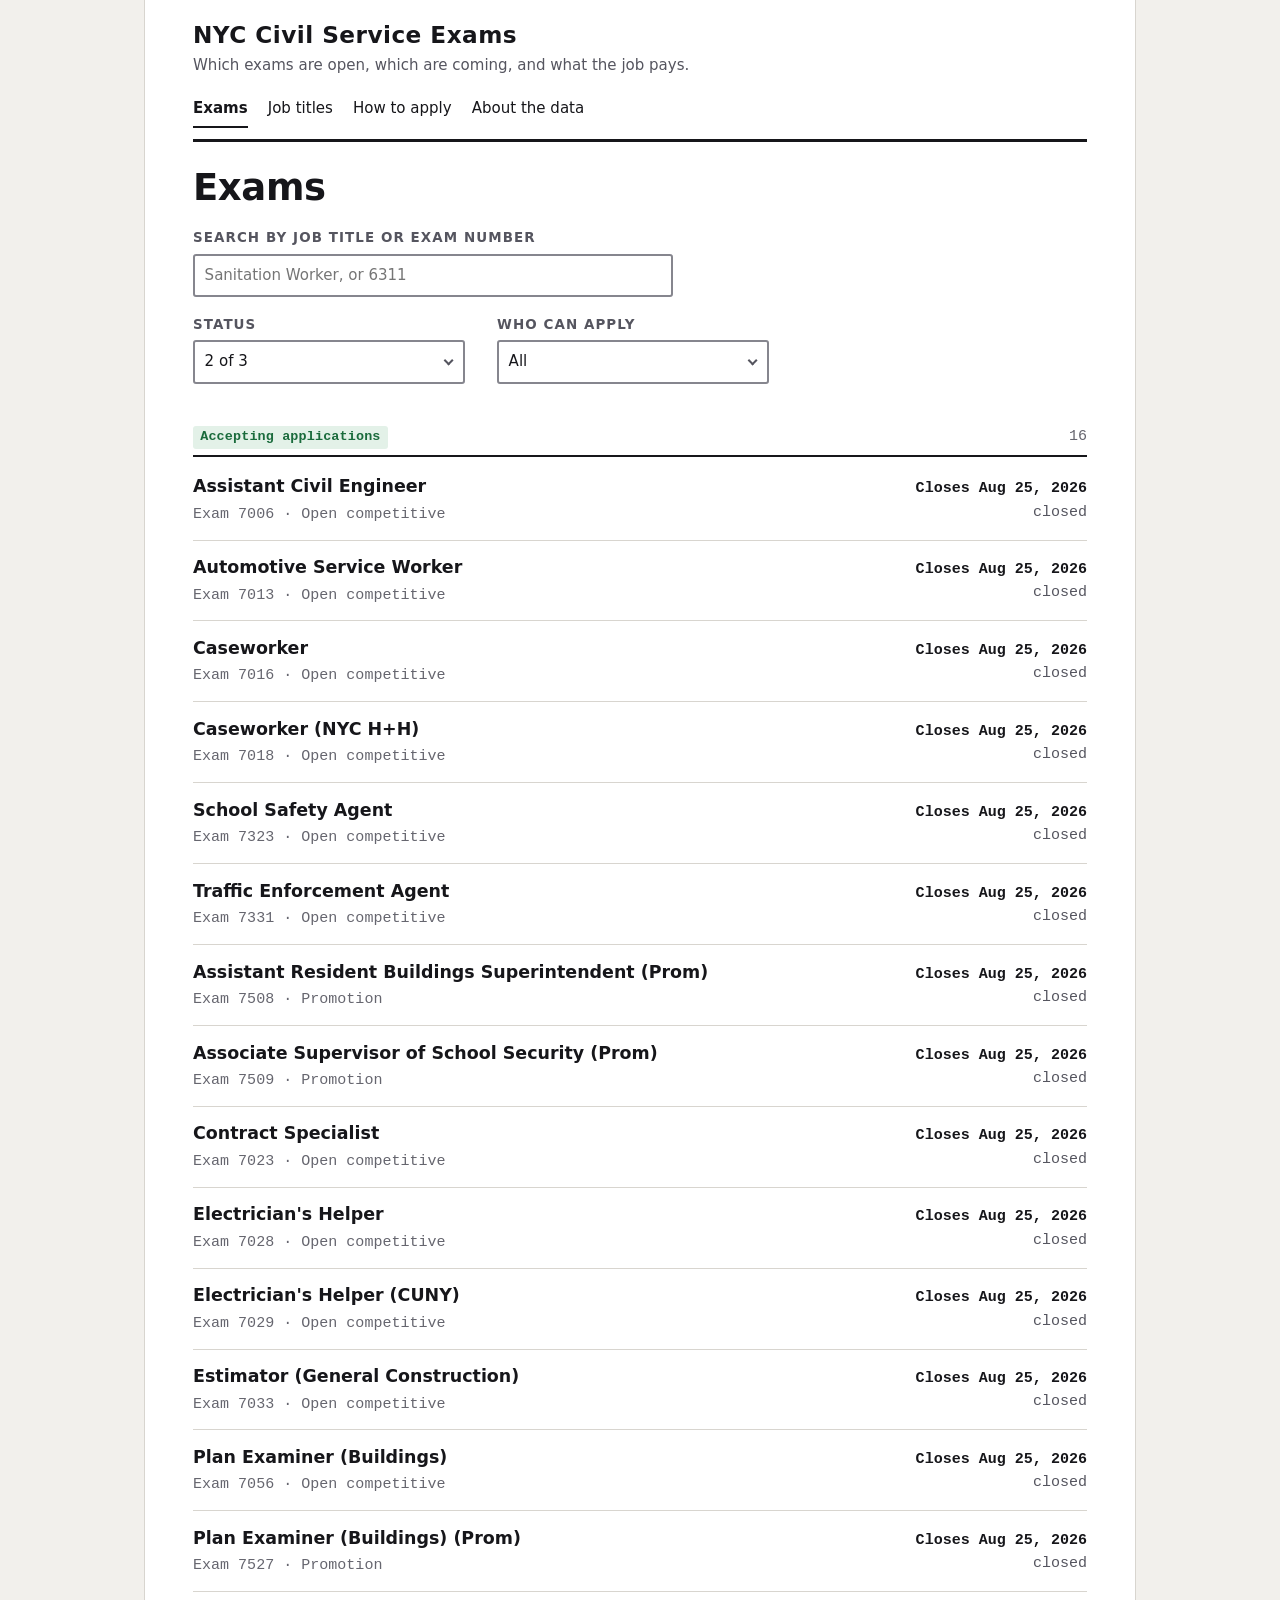
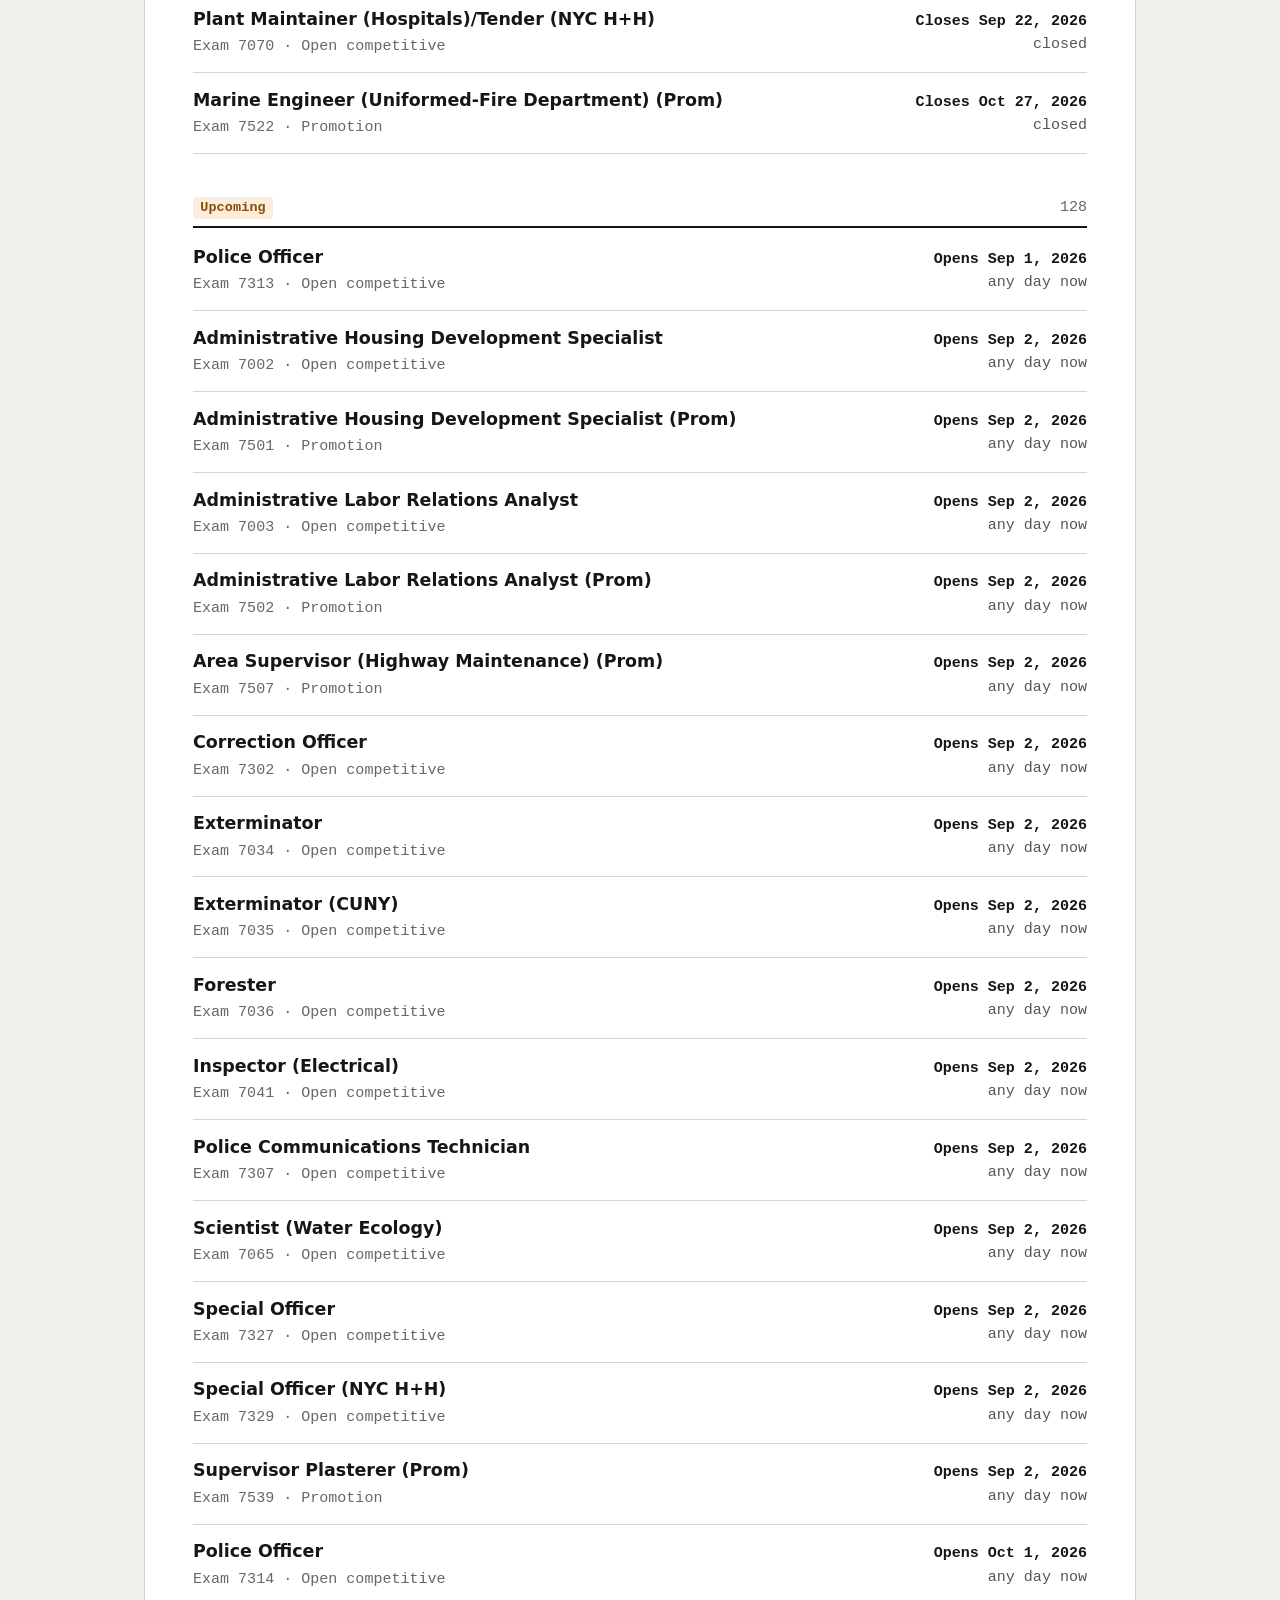
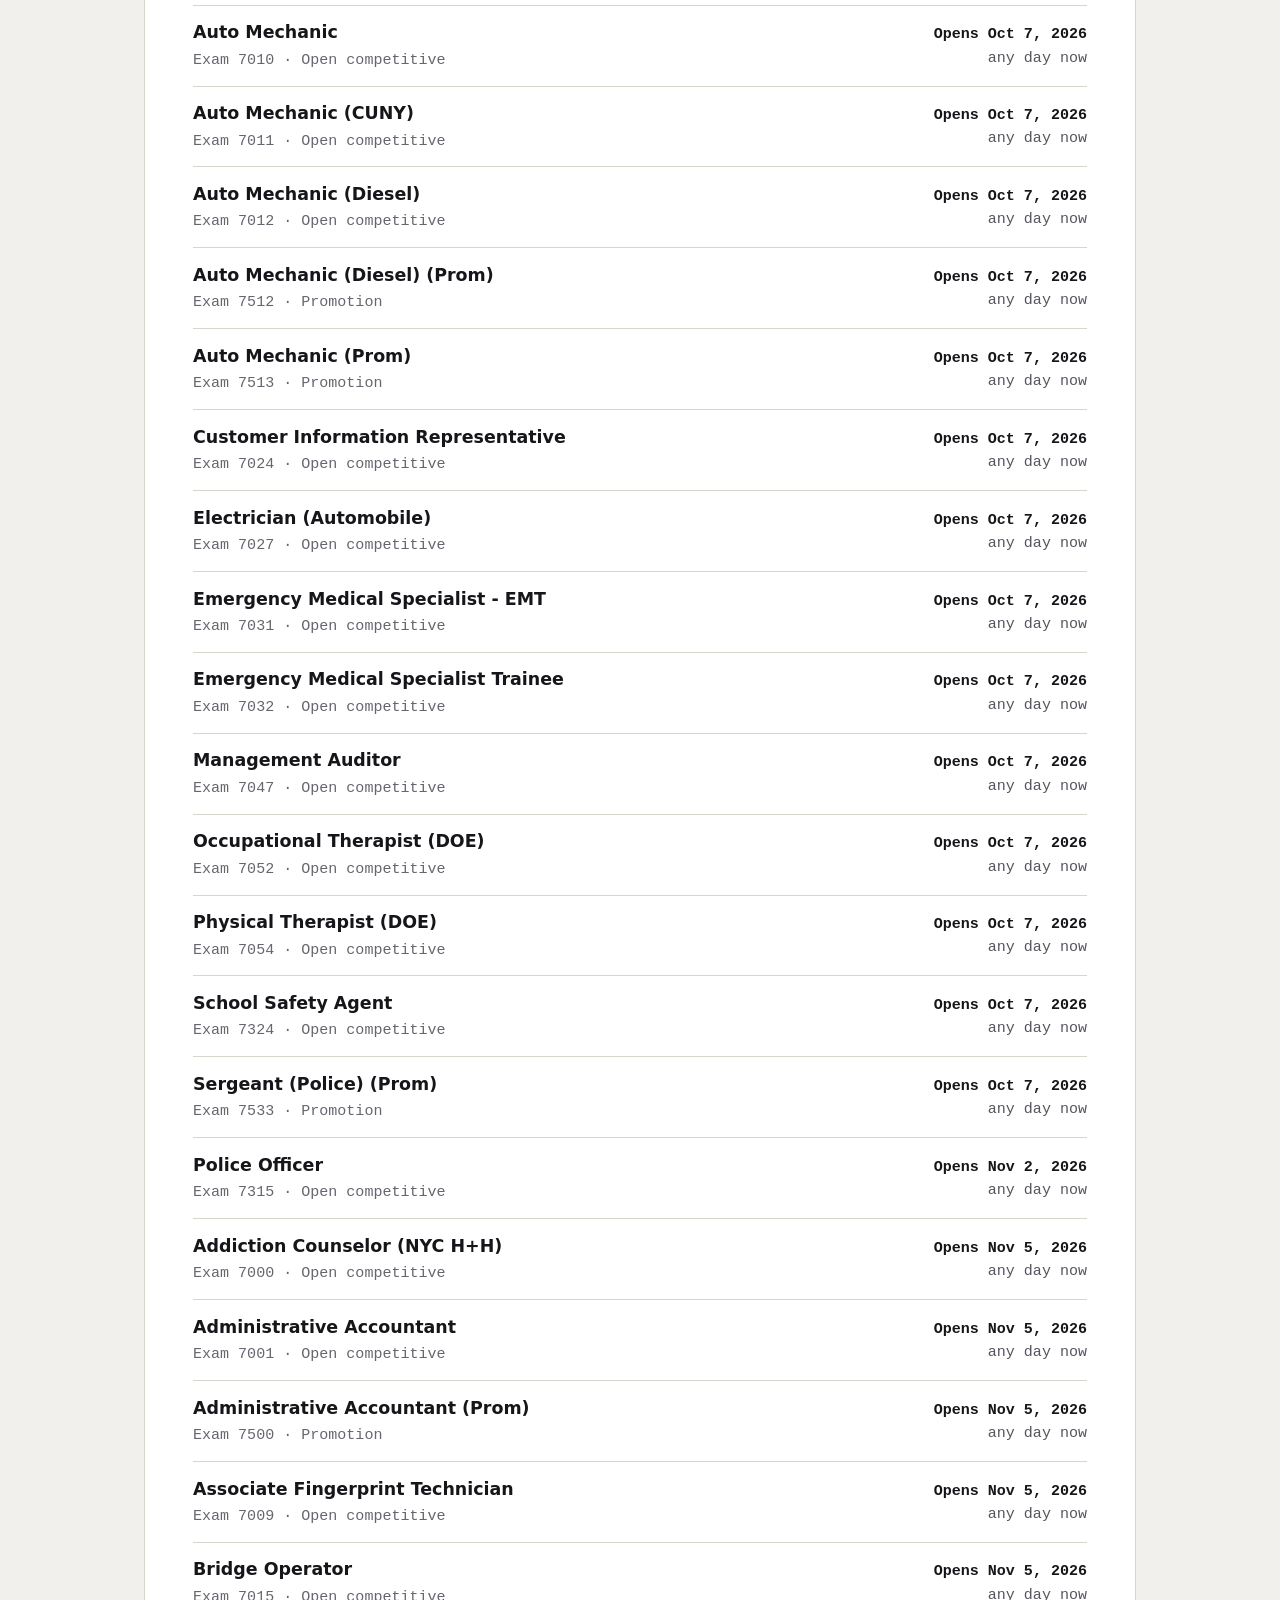
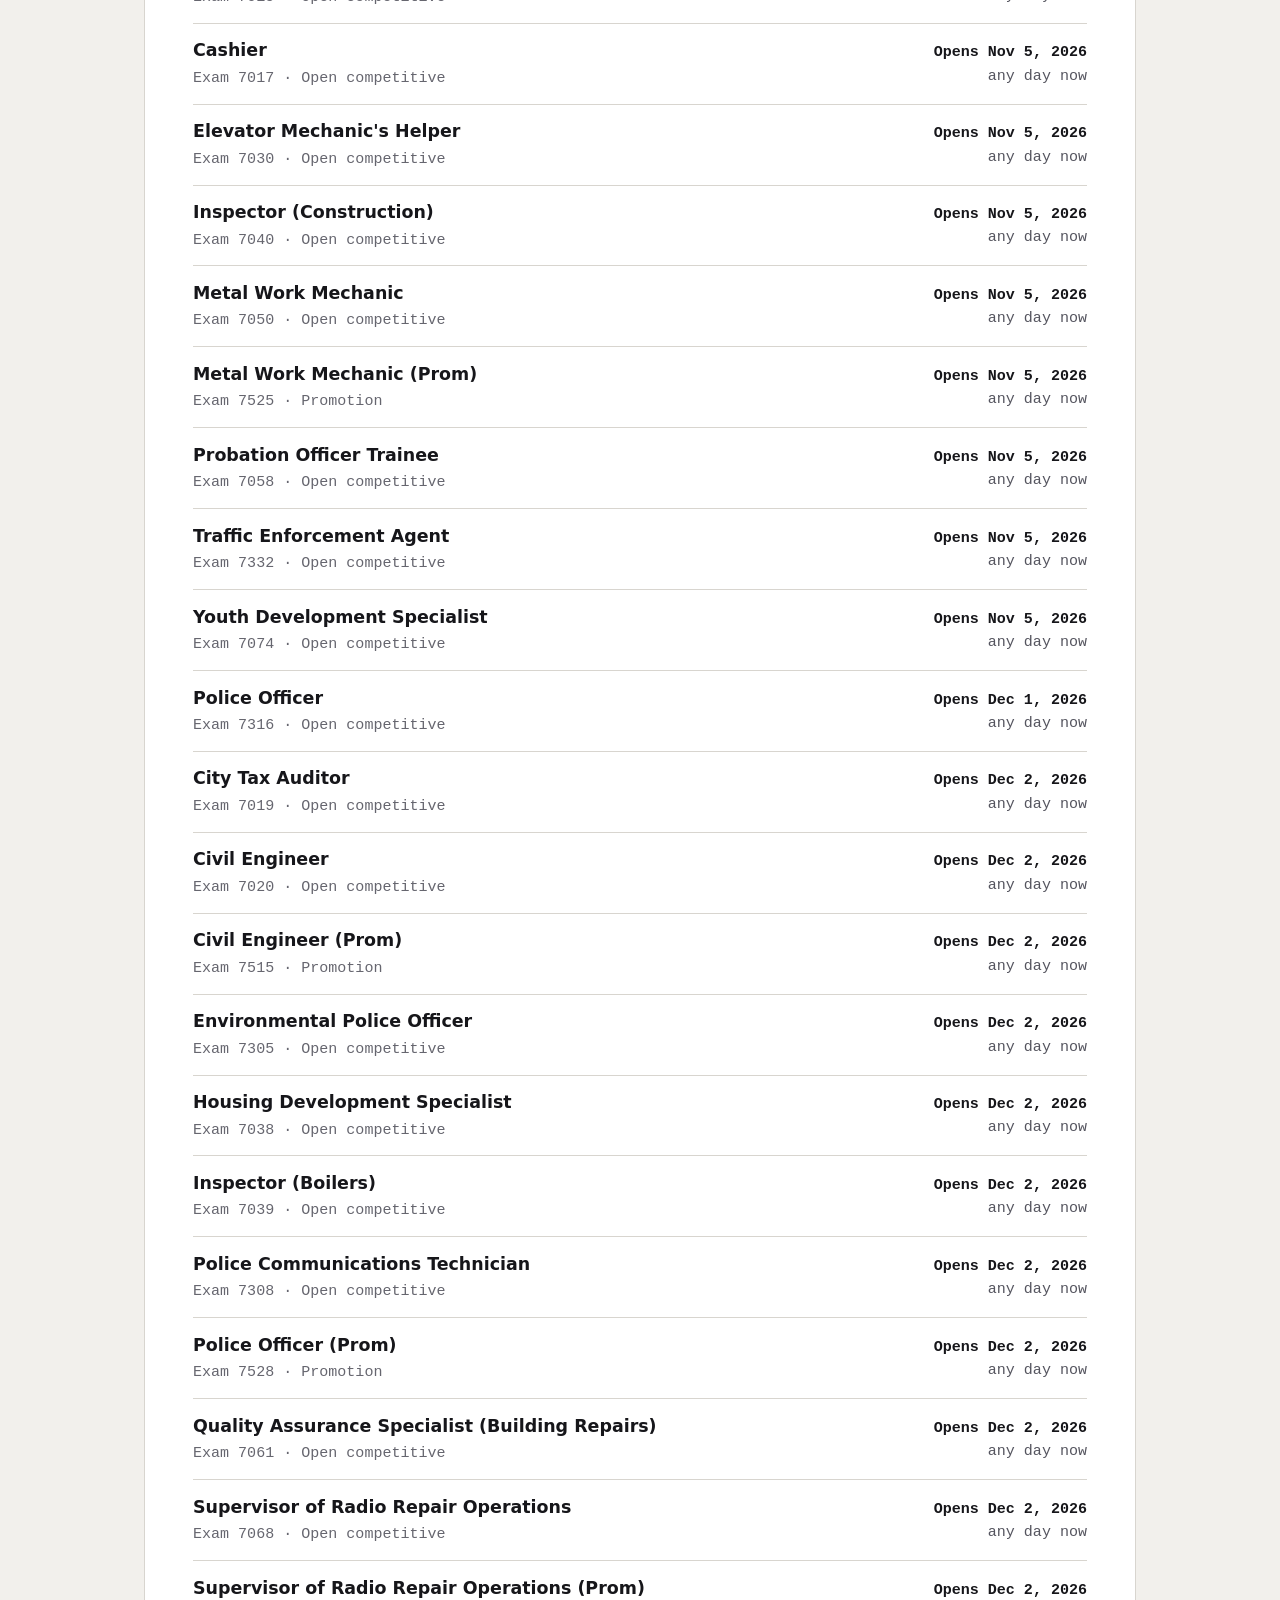
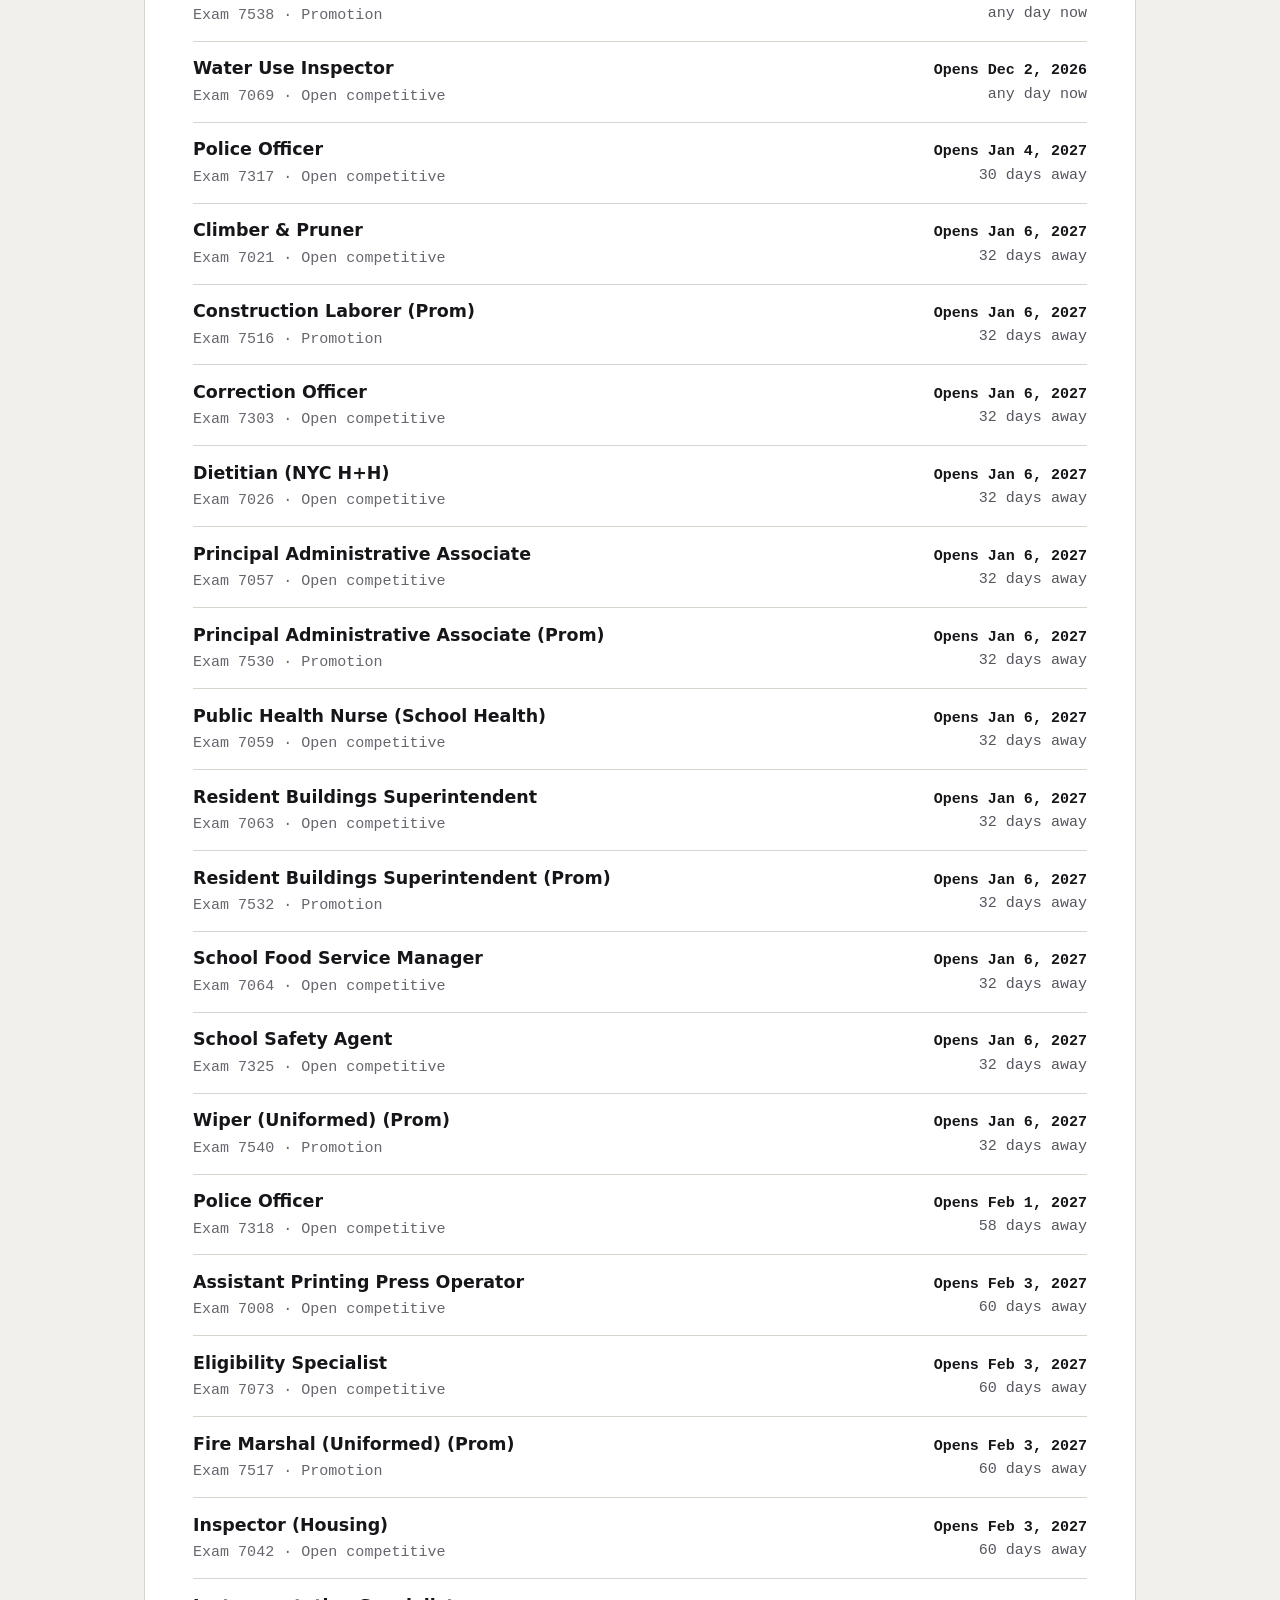
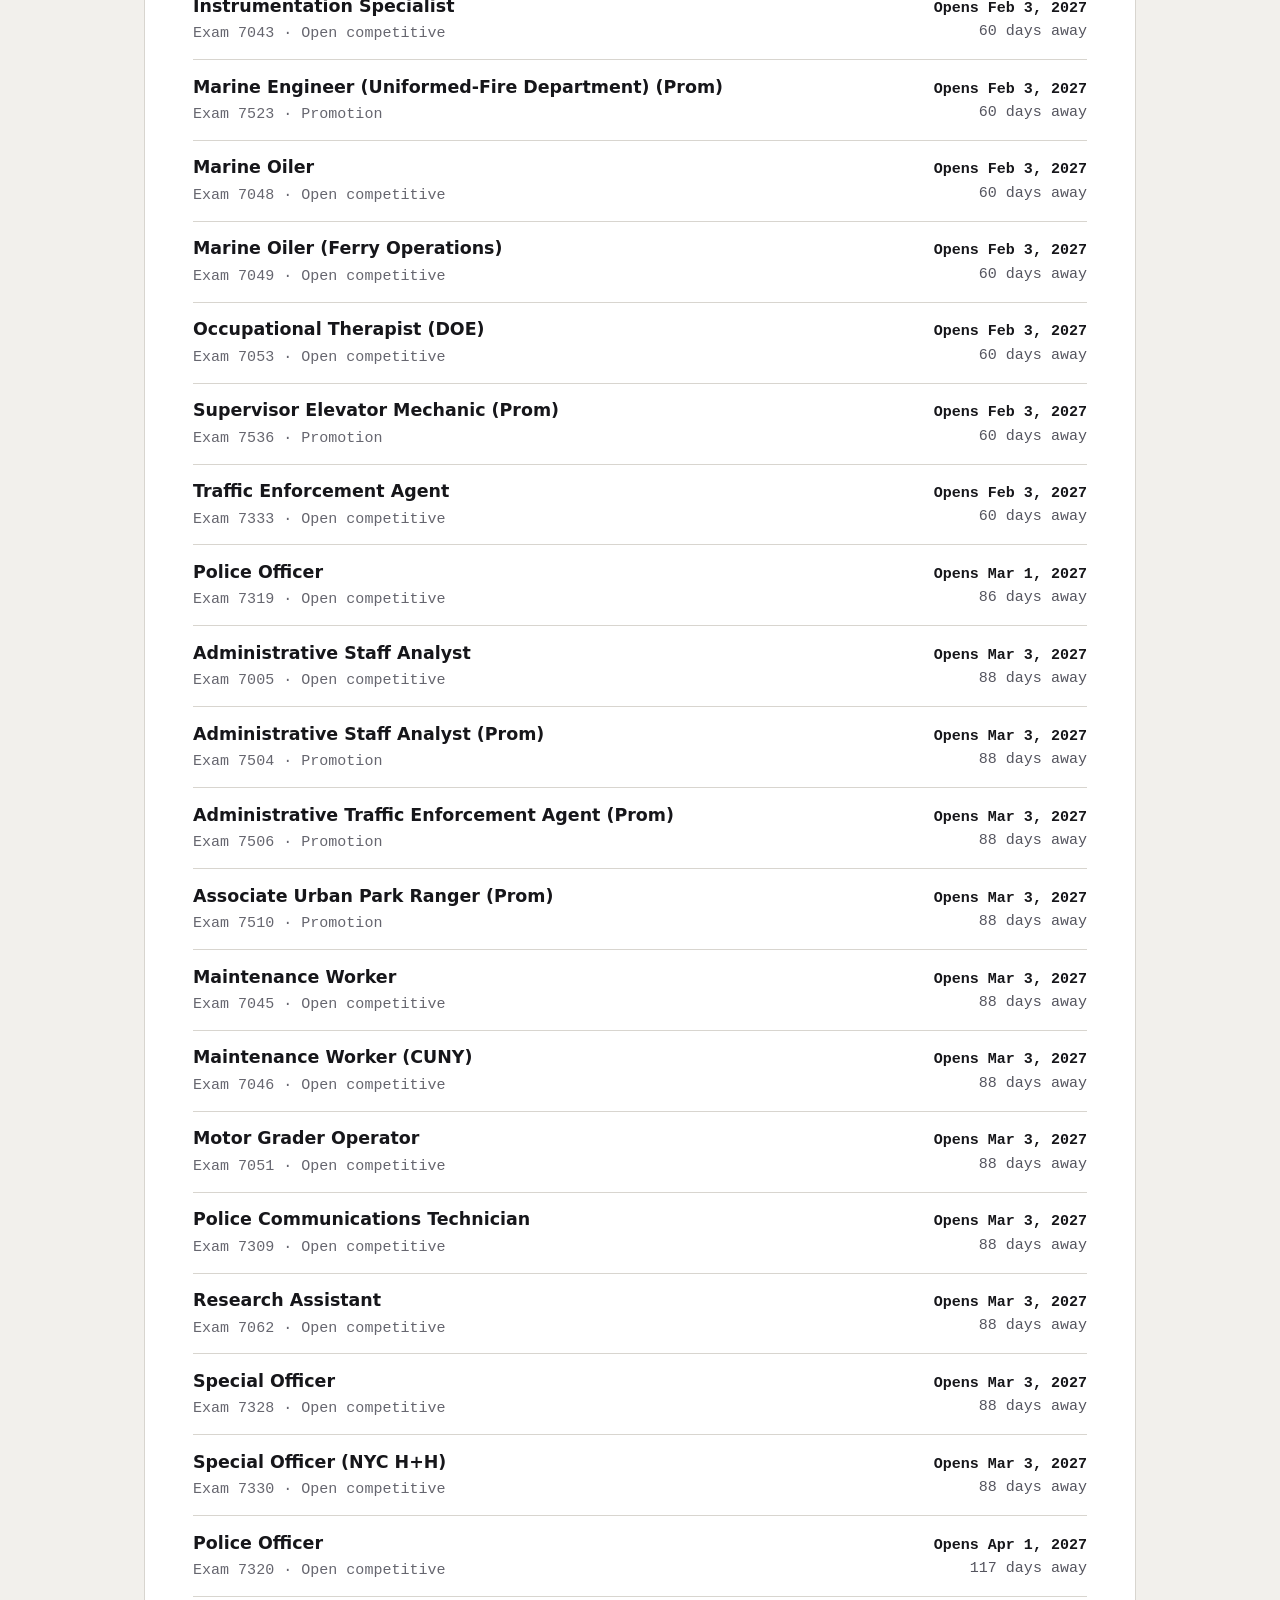
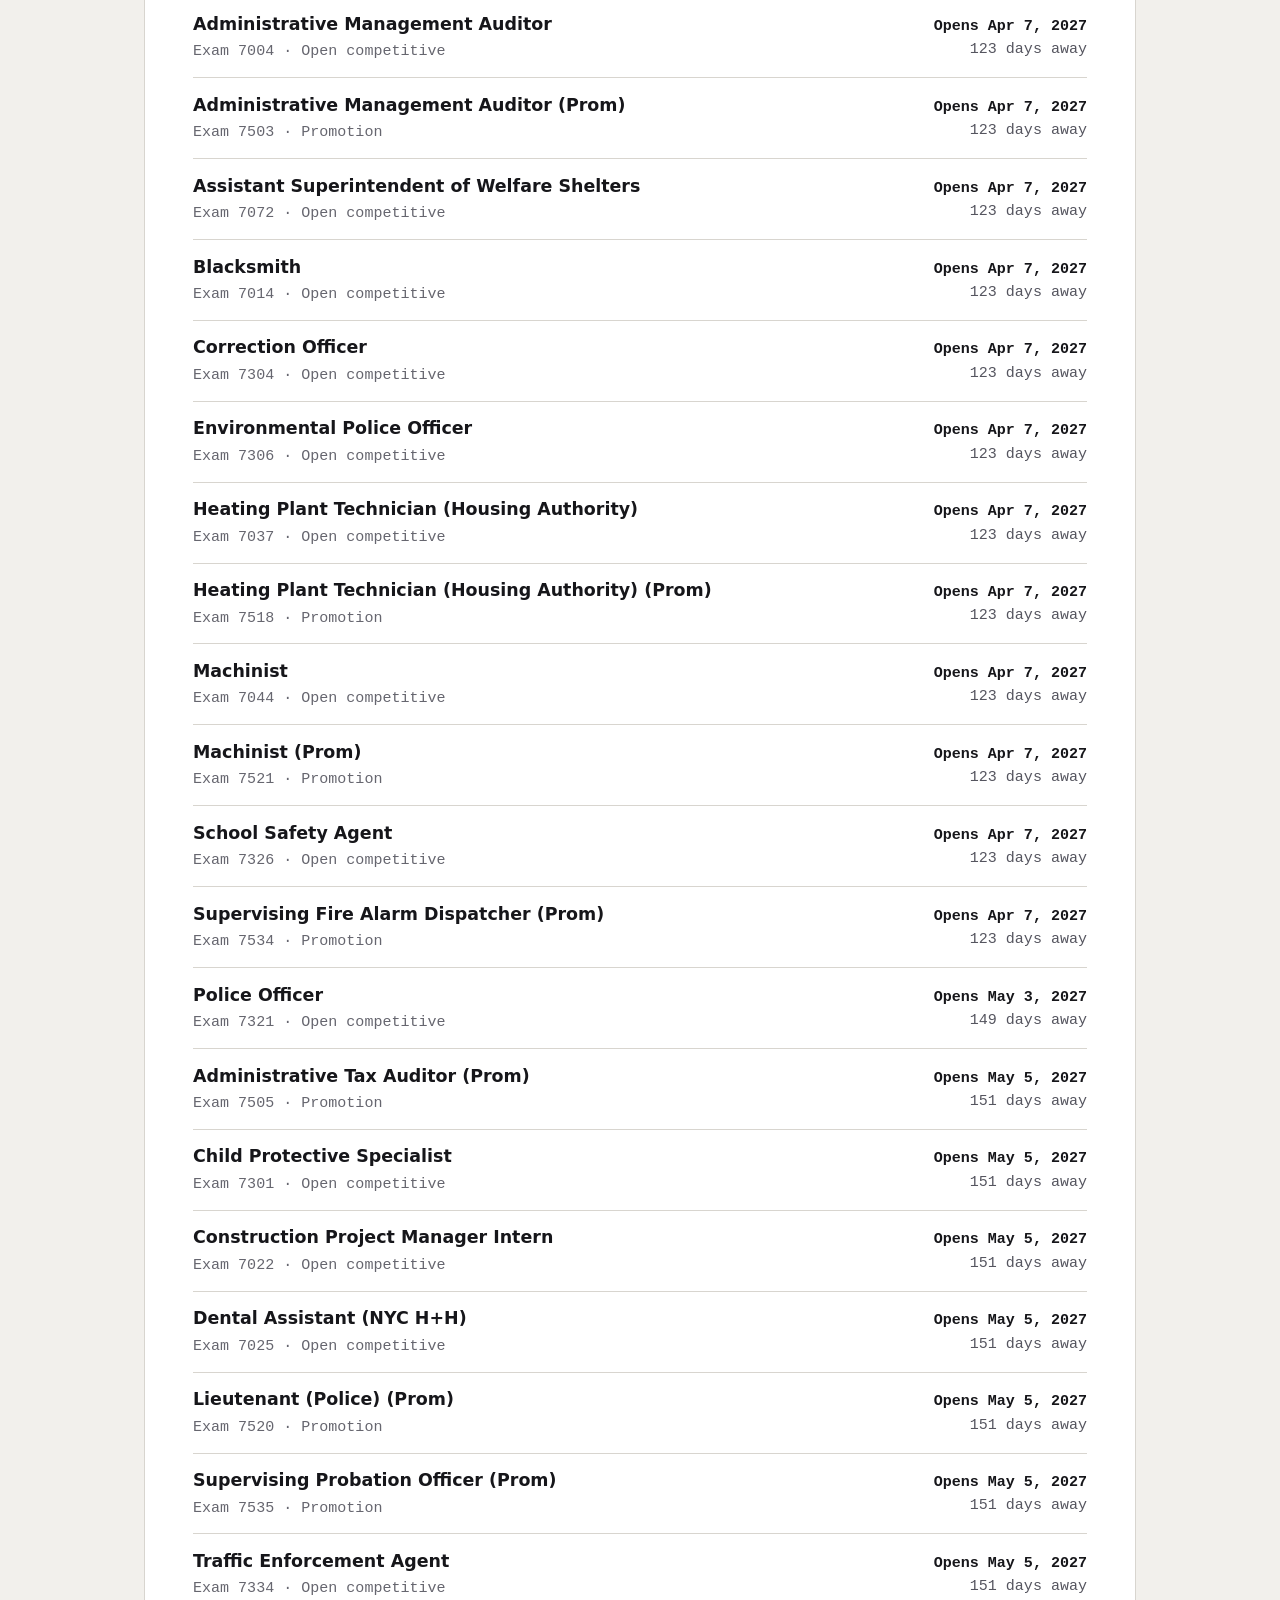
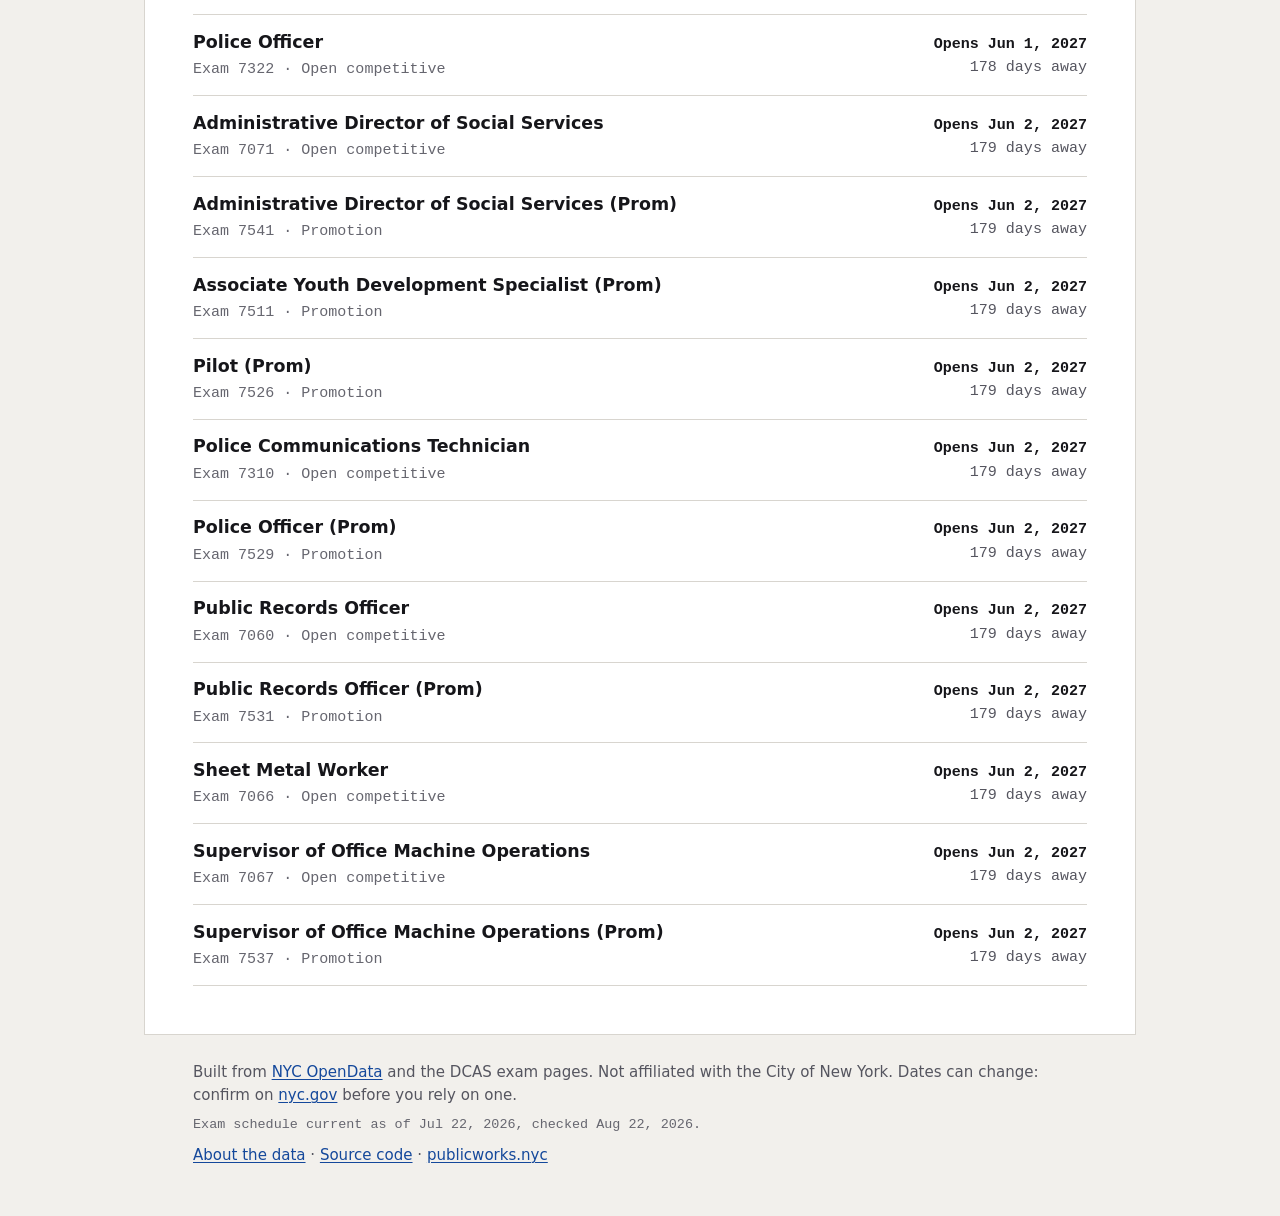
<file: docs/index.html>
<!doctype html>
<html lang="en">
<head>
<meta charset="utf-8">
<meta name="viewport" content="width=device-width, initial-scale=1">
<title>NYC Civil Service Exams — which exams are open and what the job pays</title>
<meta name="description" content="Which New York City civil service exams are open for applications, which are coming, and what each job title pays. Free, open source, built on NYC OpenData.">
<link rel="stylesheet" href="css/site.css">
</head>
<body>
<a class="skip" href="#main">Skip to the exams</a>

<div class="sheet">

  <header class="masthead">
    <p class="wordmark"><a href="index.html">NYC Civil Service Exams</a></p>
    <p class="tagline">
      Which exams are open, which are coming, and what the job pays.
    </p>
    <nav class="nav" aria-label="Main">
      <a href="index.html">Exams</a>
      <a href="titles.html">Job titles</a>
      <a href="how-to-apply.html">How to apply</a>
      <a href="methodology.html">About the data</a>
    </nav>
  </header>

  <main id="main">


    <!-- One rule, and it fits in a sentence: the filters pick which values are
         kept, search narrows within them, nothing else changes. No date windows
         that open and close on their own. An earlier build showed 60 days of
         upcoming exams until you typed something, then silently showed all 138,
         so the table looked like it had changed its own mind. -->

    <h1 class="page-title">Exams</h1>

    <div class="controls">
      <div class="field">
        <label for="q">Search by job title or exam number</label>
        <input type="search" id="q" placeholder="Sanitation Worker, or 6311"
               autocomplete="off" spellcheck="false">
      </div>
      <!-- Named for the field it filters, which is the exam's status, the same
           word the data dictionary uses and the same three values the chips
           carry. It was called "Show" when the dropdown picked a named view;
           once it became a multi-select over a field, "Show: 2 of 3" no longer
           said what was being narrowed.

           A dropdown that holds checkboxes, built from details/summary.
           A native <select multiple> would need modifier-key clicking, offers
           no checkboxes and renders as an inline list box that is taller than
           the menu it replaces. This closes to one line, opens to the values,
           and needs no library.

           Both menus work the same way: every box is a value you want kept.
           Unticking all of them asks for nothing, and the page says so. -->
      <div class="field" style="flex: 0 1 17rem;">
        <span class="fieldname" id="show-name">Status</span>
        <details class="menu" id="show-menu">
          <summary aria-describedby="show-name"><span id="show-summary"></span></summary>
          <fieldset class="menu-panel">
            <legend class="sr-only">Filter by exam status</legend>
            <label class="check"><input type="checkbox" id="show-accepting" checked> Accepting applications</label>
            <label class="check"><input type="checkbox" id="show-upcoming" checked> Upcoming</label>
            <label class="check"><input type="checkbox" id="show-closed"> Closed</label>
          </fieldset>
        </details>
      </div>

      <!-- Values come from the data, so a type that turns up in a future
           schedule cannot end up unreachable behind a hardcoded list. -->
      <div class="field" style="flex: 0 1 17rem;">
        <span class="fieldname" id="type-name">Who can apply</span>
        <details class="menu" id="type-menu">
          <summary aria-describedby="type-name"><span id="type-summary"></span></summary>
          <fieldset class="menu-panel" id="type-checks">
            <legend class="sr-only">Which exam types</legend>
          </fieldset>
        </details>
      </div>
    </div>

    <section class="section" id="section-accepting">
      <h2><span class="tag tag-open">Accepting applications</span> <span class="count" id="count-accepting"></span></h2>
      <ul class="bulletin" id="list-accepting"></ul>
      <p class="empty" id="empty-accepting" hidden></p>
    </section>

    <section class="section" id="section-upcoming">
      <h2><span class="tag tag-soon">Upcoming</span> <span class="count" id="count-upcoming"></span></h2>
      <ul class="bulletin" id="list-upcoming"></ul>
      <p class="empty" id="empty-upcoming" hidden></p>
    </section>

    <section class="section" id="section-closed">
      <h2><span class="tag tag-closed">Closed</span> <span class="count" id="count-closed"></span></h2>
      <ul class="bulletin" id="list-closed"></ul>
      <p class="empty" id="empty-closed" hidden></p>
      <p class="note" id="note-closed"></p>
    </section>

    <!-- Unchecking every Show box is allowed, and leaves nothing to draw. -->
    <p class="empty" id="nothing-chosen" hidden></p>

    <!-- Says when a search matched exams that the current Show is hiding.
         Without it, searching "Sanitation Worker" on the default view looks
         like the site has never heard of it. -->
    <p class="note" id="hint" hidden></p>


  </main>

</div>

  <footer class="foot">
    <p>
      Built from <a href="https://opendata.cityofnewyork.us/">NYC OpenData</a>
      and the DCAS exam pages. Not affiliated with the City of New York. Dates
      can change: confirm on
      <a href="https://www.nyc.gov/examsforjobs">nyc.gov</a> before you rely on one.
    </p>
    <p class="smallprint" id="asof"></p>
    <p>
      <a href="methodology.html">About the data</a> ·
      <a href="https://github.com/jaramana/civilservice.publicworks.nyc">Source code</a> ·
      <a href="https://publicworks.nyc">publicworks.nyc</a>
    </p>
  </footer>

<script type="module" src="js/home.js"></script>
</body>
</html>
</file>
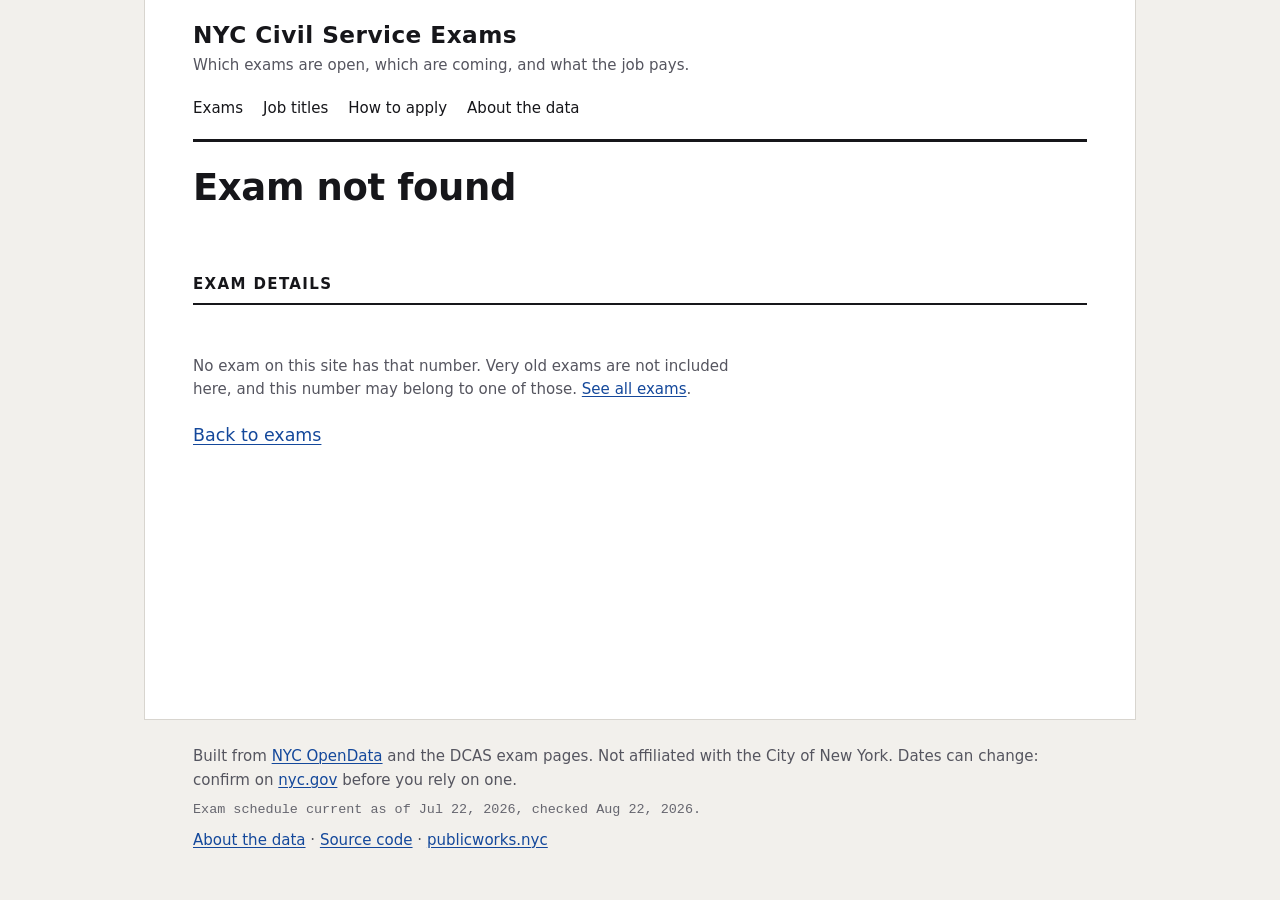
<file: docs/exam.html>
<!doctype html>
<html lang="en">
<head>
<meta charset="utf-8">
<meta name="viewport" content="width=device-width, initial-scale=1">
<title>Exam | NYC Civil Service Exams</title>
<link rel="stylesheet" href="css/site.css">
</head>
<body>
<a class="skip" href="#main">Skip to the details</a>

<div class="sheet">

  <header class="masthead">
    <p class="wordmark"><a href="index.html">NYC Civil Service Exams</a></p>
    <p class="tagline">
      Which exams are open, which are coming, and what the job pays.
    </p>
    <nav class="nav" aria-label="Main">
      <a href="index.html">Exams</a>
      <a href="titles.html">Job titles</a>
      <a href="how-to-apply.html">How to apply</a>
      <a href="methodology.html">About the data</a>
    </nav>
  </header>

  <main id="main">

    <p class="smallprint" id="exam-no"></p>
    <h1 class="page-title" id="exam-title">Loading</h1>
    <p id="status-line"></p>

    <div class="btn-row" id="actions"></div>

    <section class="section">
      <h2>Exam details</h2>
      <dl class="facts" id="facts"></dl>
    </section>

    <p class="note" id="what-next-body"></p>


    <p class="note"><a href="index.html">Back to exams</a></p>
  </main>

</div>

  <footer class="foot">
    <p>
      Built from <a href="https://opendata.cityofnewyork.us/">NYC OpenData</a>
      and the DCAS exam pages. Not affiliated with the City of New York. Dates
      can change: confirm on
      <a href="https://www.nyc.gov/examsforjobs">nyc.gov</a> before you rely on one.
    </p>
    <p class="smallprint" id="asof"></p>
    <p>
      <a href="methodology.html">About the data</a> ·
      <a href="https://github.com/jaramana/civilservice.publicworks.nyc">Source code</a> ·
      <a href="https://publicworks.nyc">publicworks.nyc</a>
    </p>
  </footer>

<script type="module" src="js/exam.js"></script>
</body>
</html>
</file>
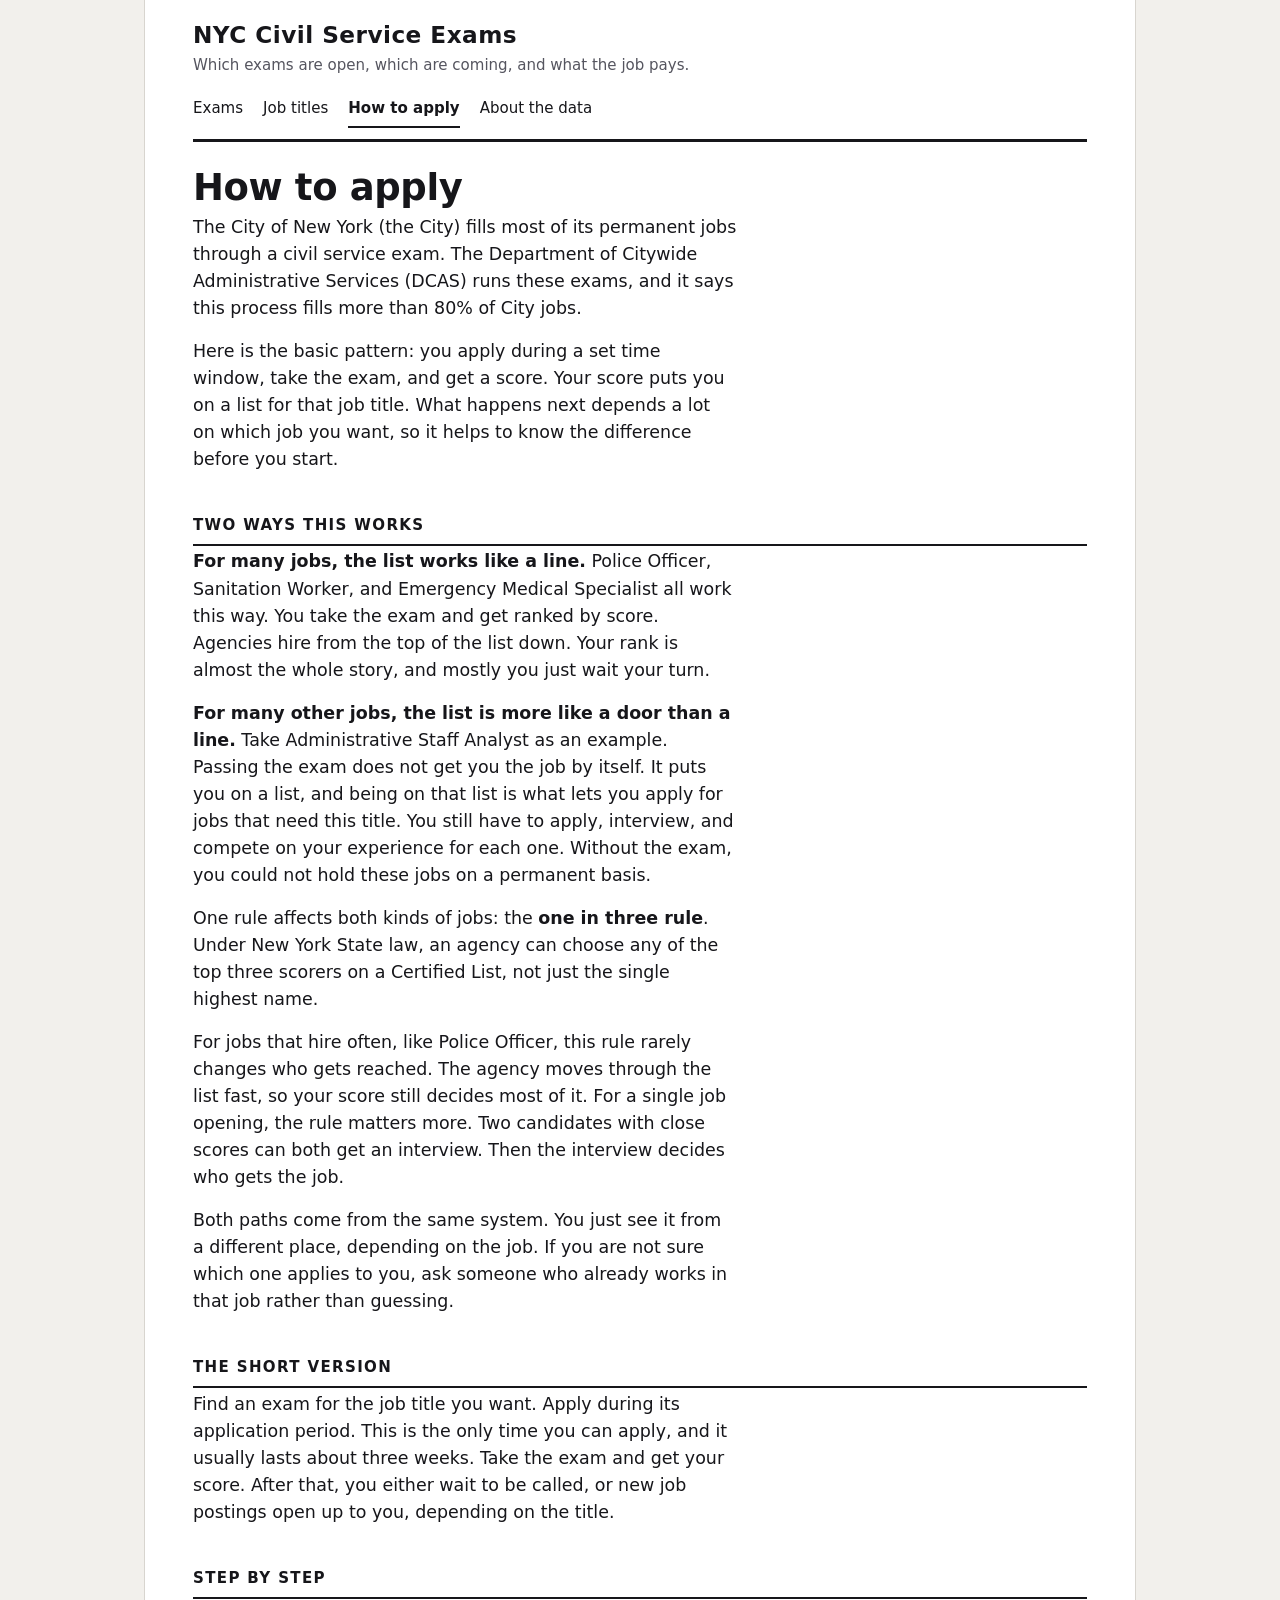
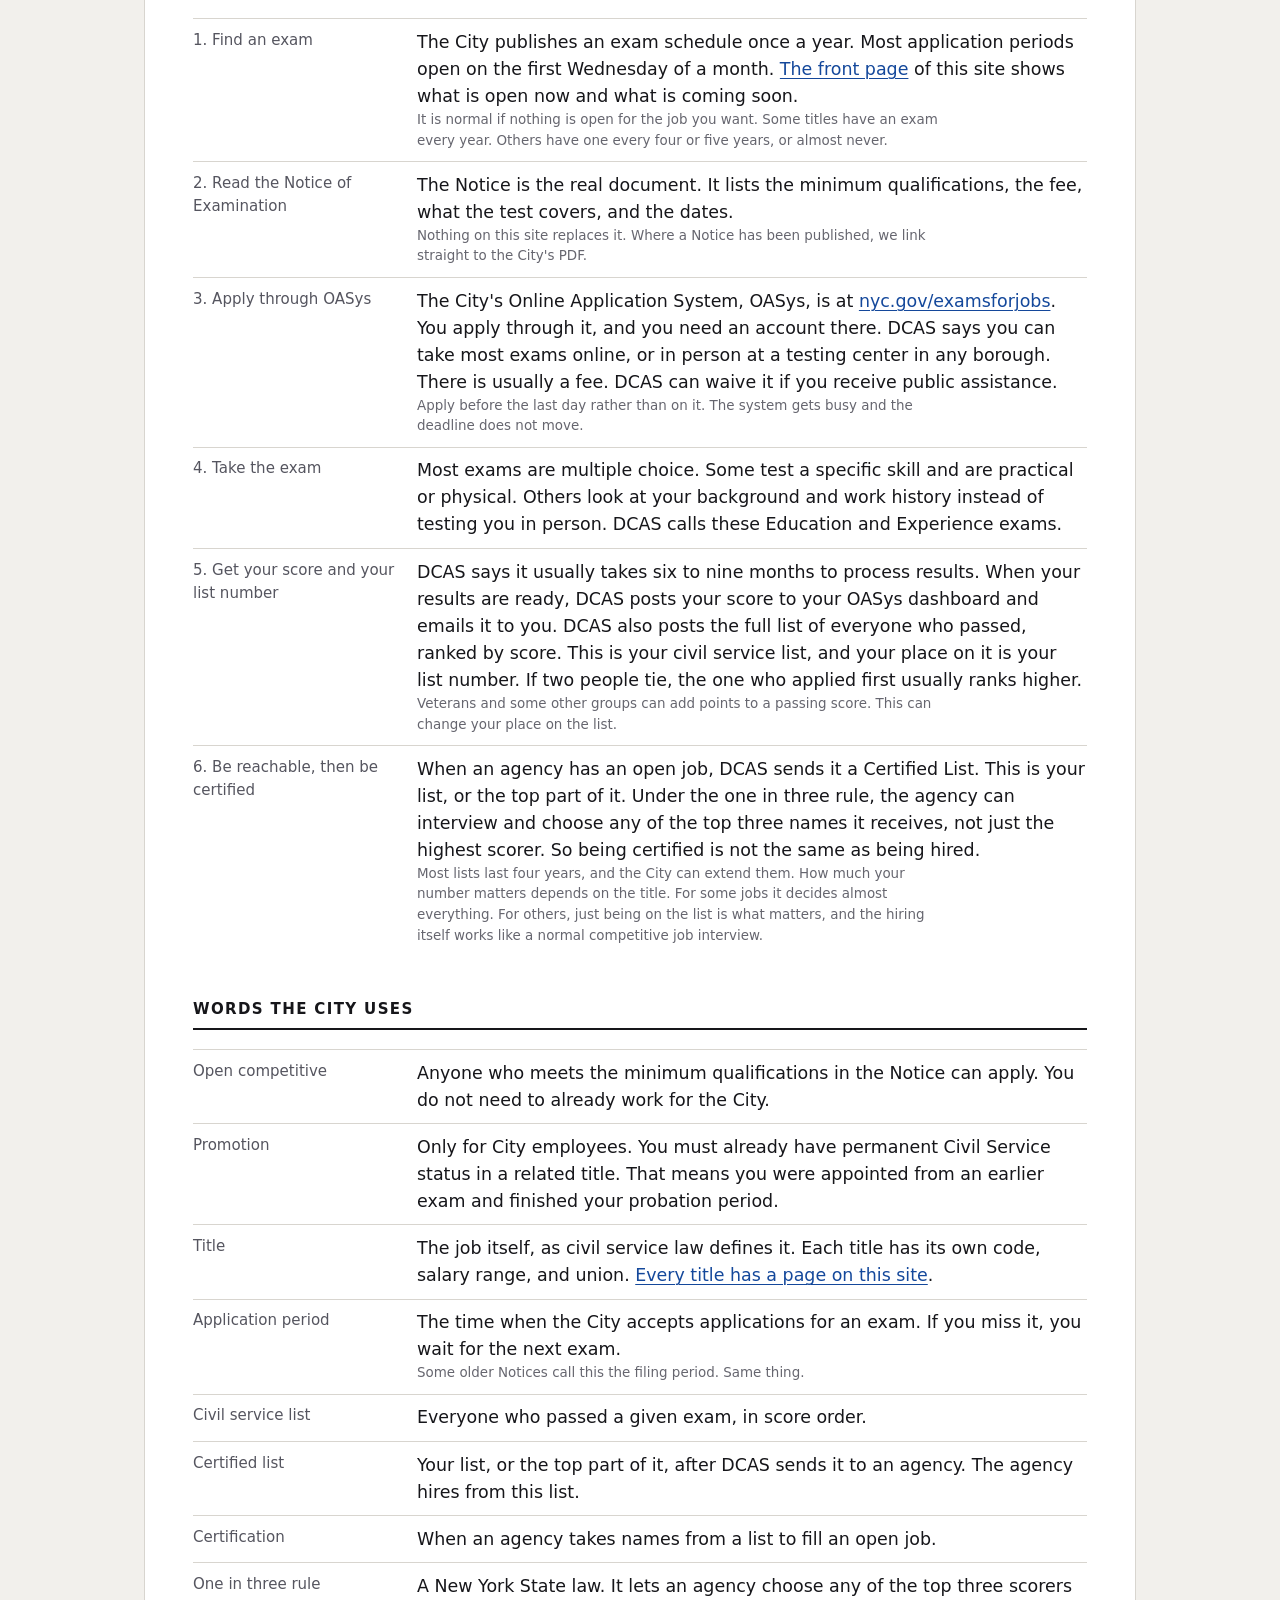
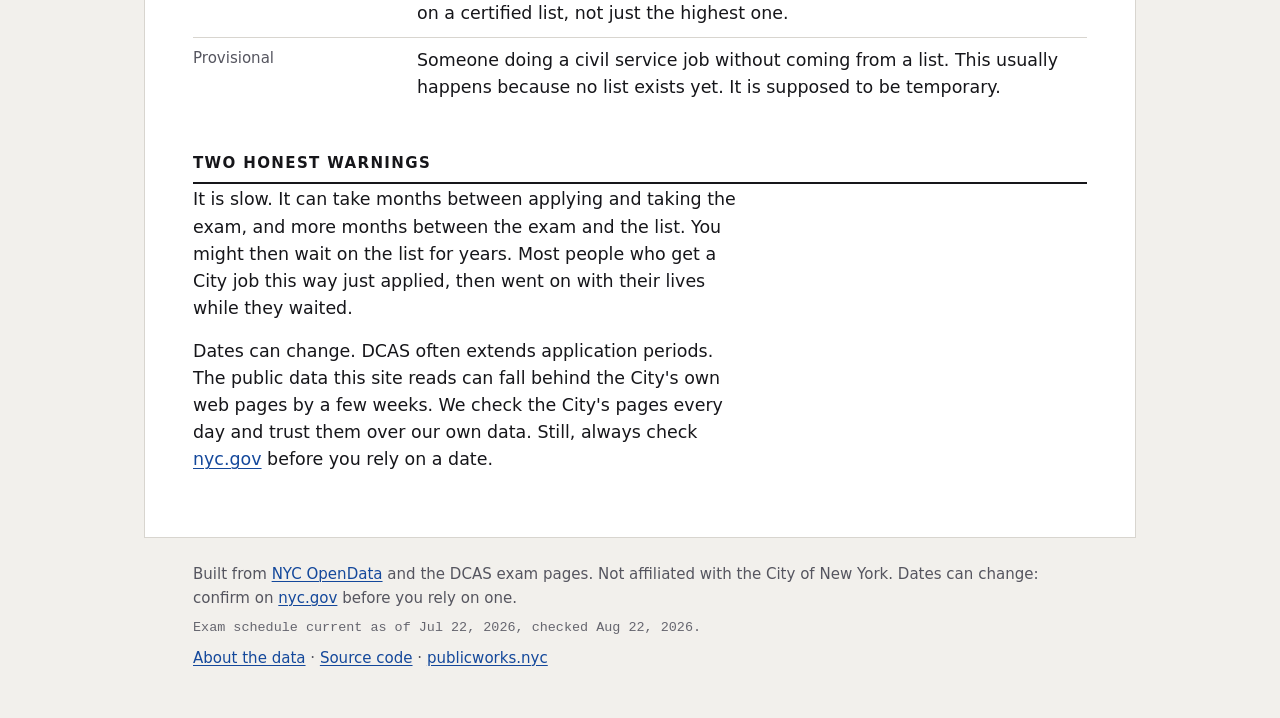
<file: docs/how-to-apply.html>
<!doctype html>
<html lang="en">
<head>
<meta charset="utf-8">
<meta name="viewport" content="width=device-width, initial-scale=1">
<title>How to apply | NYC Civil Service Exams</title>
<meta name="description" content="What a civil service exam is, how to apply, and what happens after you pass. In plain language.">
<link rel="stylesheet" href="css/site.css">
</head>
<body>
<a class="skip" href="#main">Skip to the guide</a>

<div class="sheet">

  <header class="masthead">
    <p class="wordmark"><a href="index.html">NYC Civil Service Exams</a></p>
    <p class="tagline">
      Which exams are open, which are coming, and what the job pays.
    </p>
    <nav class="nav" aria-label="Main">
      <a href="index.html">Exams</a>
      <a href="titles.html">Job titles</a>
      <a href="how-to-apply.html">How to apply</a>
      <a href="methodology.html">About the data</a>
    </nav>
  </header>

  <main id="main">

    <h1 class="page-title">How to apply</h1>

    <div class="prose">
      <p>
        The City of New York (the City) fills most of its permanent jobs
        through a civil service exam. The Department of Citywide
        Administrative Services (DCAS) runs these exams, and it says this
        process fills more than 80% of City jobs.
      </p>
      <p>
        Here is the basic pattern: you apply during a set time window, take
        the exam, and get a score. Your score puts you on a list for that job
        title. What happens next depends a lot on which job you want, so it
        helps to know the difference before you start.
      </p>
    </div>

    <section class="section">
      <h2>Two ways this works</h2>
      <div class="prose">
        <p>
          <strong>For many jobs, the list works like a line.</strong> Police
          Officer, Sanitation Worker, and Emergency Medical Specialist all
          work this way. You take the exam and get ranked by score. Agencies
          hire from the top of the list down. Your rank is almost the whole
          story, and mostly you just wait your turn.
        </p>
        <p>
          <strong>For many other jobs, the list is more like a door than a
          line.</strong> Take Administrative Staff Analyst as an example.
          Passing the exam does not get you the job by itself. It puts you on
          a list, and being on that list is what lets you apply for jobs that
          need this title. You still have to apply, interview, and compete on
          your experience for each one. Without the exam, you could not hold
          these jobs on a permanent basis.
        </p>
        <p>
          One rule affects both kinds of jobs: the <strong>one in three
          rule</strong>. Under New York State law, an agency can choose any of
          the top three scorers on a Certified List, not just the single
          highest name.
        </p>
        <p>
          For jobs that hire often, like Police Officer, this rule rarely
          changes who gets reached. The agency moves through the list fast,
          so your score still decides most of it. For a single job opening,
          the rule matters more. Two candidates with close scores can both
          get an interview. Then the interview decides who gets the job.
        </p>
        <p>
          Both paths come from the same system. You just see it from a
          different place, depending on the job. If you are not sure which
          one applies to you, ask someone who already works in that job
          rather than guessing.
        </p>
      </div>
    </section>

    <section class="section">
      <h2>The short version</h2>
      <div class="prose">
        <p>
          Find an exam for the job title you want. Apply during its
          application period. This is the only time you can apply, and it
          usually lasts about three weeks. Take the exam and get your score.
          After that, you either wait to be called, or new job postings open
          up to you, depending on the title.
        </p>
      </div>
    </section>

    <section class="section">
      <h2>Step by step</h2>
      <dl class="facts">
        <dt>1. Find an exam</dt>
        <dd>
          The City publishes an exam schedule once a year. Most application
          periods open on the first Wednesday of a month.
          <a href="index.html">The front page</a> of this site shows what is
          open now and what is coming soon.
          <span class="qualifier">
            It is normal if nothing is open for the job you want. Some titles
            have an exam every year. Others have one every four or five
            years, or almost never.
          </span>
        </dd>

        <dt>2. Read the Notice of Examination</dt>
        <dd>
          The Notice is the real document. It lists the minimum
          qualifications, the fee, what the test covers, and the dates.
          <span class="qualifier">
            Nothing on this site replaces it. Where a Notice has been
            published, we link straight to the City's PDF.
          </span>
        </dd>

        <dt>3. Apply through OASys</dt>
        <dd>
          The City's Online Application System, OASys, is at
          <a href="https://www.nyc.gov/examsforjobs">nyc.gov/examsforjobs</a>.
          You apply through it, and you need an account there. DCAS says you
          can take most exams online, or in person at a testing center in any
          borough. There is usually a fee. DCAS can waive it if you receive
          public assistance.
          <span class="qualifier">
            Apply before the last day rather than on it. The system gets busy
            and the deadline does not move.
          </span>
        </dd>

        <dt>4. Take the exam</dt>
        <dd>
          Most exams are multiple choice. Some test a specific skill and are
          practical or physical. Others look at your background and work
          history instead of testing you in person. DCAS calls these
          Education and Experience exams.
        </dd>

        <dt>5. Get your score and your list number</dt>
        <dd>
          DCAS says it usually takes six to nine months to process results.
          When your results are ready, DCAS posts your score to your OASys
          dashboard and emails it to you. DCAS also posts the full list of
          everyone who passed, ranked by score. This is your civil service
          list, and your place on it is your list number. If two people tie,
          the one who applied first usually ranks higher.
          <span class="qualifier">
            Veterans and some other groups can add points to a passing score.
            This can change your place on the list.
          </span>
        </dd>

        <dt>6. Be reachable, then be certified</dt>
        <dd>
          When an agency has an open job, DCAS sends it a Certified List.
          This is your list, or the top part of it. Under the one in three
          rule, the agency can interview and choose any of the top three
          names it receives, not just the highest scorer. So being certified
          is not the same as being hired.
          <span class="qualifier">
            Most lists last four years, and the City can extend them. How
            much your number matters depends on the title. For some jobs it
            decides almost everything. For others, just being on the list is
            what matters, and the hiring itself works like a normal
            competitive job interview.
          </span>
        </dd>
      </dl>
    </section>

    <section class="section">
      <h2>Words the City uses</h2>
      <dl class="facts">
        <dt>Open competitive</dt>
        <dd>
          Anyone who meets the minimum qualifications in the Notice can
          apply. You do not need to already work for the City.
        </dd>

        <dt>Promotion</dt>
        <dd>
          Only for City employees. You must already have permanent Civil
          Service status in a related title. That means you were appointed
          from an earlier exam and finished your probation period.
        </dd>

        <dt>Title</dt>
        <dd>
          The job itself, as civil service law defines it. Each title has its
          own code, salary range, and union.
          <a href="titles.html">Every title has a page on this site</a>.
        </dd>

        <dt>Application period</dt>
        <dd>
          The time when the City accepts applications for an exam. If you
          miss it, you wait for the next exam.
          <span class="qualifier">
            Some older Notices call this the filing period. Same thing.
          </span>
        </dd>

        <dt>Civil service list</dt>
        <dd>Everyone who passed a given exam, in score order.</dd>

        <dt>Certified list</dt>
        <dd>
          Your list, or the top part of it, after DCAS sends it to an agency.
          The agency hires from this list.
        </dd>

        <dt>Certification</dt>
        <dd>When an agency takes names from a list to fill an open job.</dd>

        <dt>One in three rule</dt>
        <dd>
          A New York State law. It lets an agency choose any of the top three
          scorers on a certified list, not just the highest one.
        </dd>

        <dt>Provisional</dt>
        <dd>
          Someone doing a civil service job without coming from a list. This
          usually happens because no list exists yet. It is supposed to be
          temporary.
        </dd>
      </dl>
    </section>

    <section class="section">
      <h2>Two honest warnings</h2>
      <div class="prose">
        <p>
          It is slow. It can take months between applying and taking the
          exam, and more months between the exam and the list. You might then
          wait on the list for years. Most people who get a City job this way
          just applied, then went on with their lives while they waited.
        </p>
        <p>
          Dates can change. DCAS often extends application periods. The
          public data this site reads can fall behind the City's own web
          pages by a few weeks. We check the City's pages every day and trust
          them over our own data. Still, always check
          <a href="https://www.nyc.gov/examsforjobs">nyc.gov</a> before you
          rely on a date.
        </p>
      </div>
    </section>
  </main>

</div>

  <footer class="foot">
    <p>
      Built from <a href="https://opendata.cityofnewyork.us/">NYC OpenData</a>
      and the DCAS exam pages. Not affiliated with the City of New York. Dates
      can change: confirm on
      <a href="https://www.nyc.gov/examsforjobs">nyc.gov</a> before you rely on one.
    </p>
    <p class="smallprint" id="asof"></p>
    <p>
      <a href="methodology.html">About the data</a> ·
      <a href="https://github.com/jaramana/civilservice.publicworks.nyc">Source code</a> ·
      <a href="https://publicworks.nyc">publicworks.nyc</a>
    </p>
  </footer>

<script type="module">
  import { markNav, freshness } from "./js/common.js";
  markNav();
  freshness();
</script>
</body>
</html>
</file>
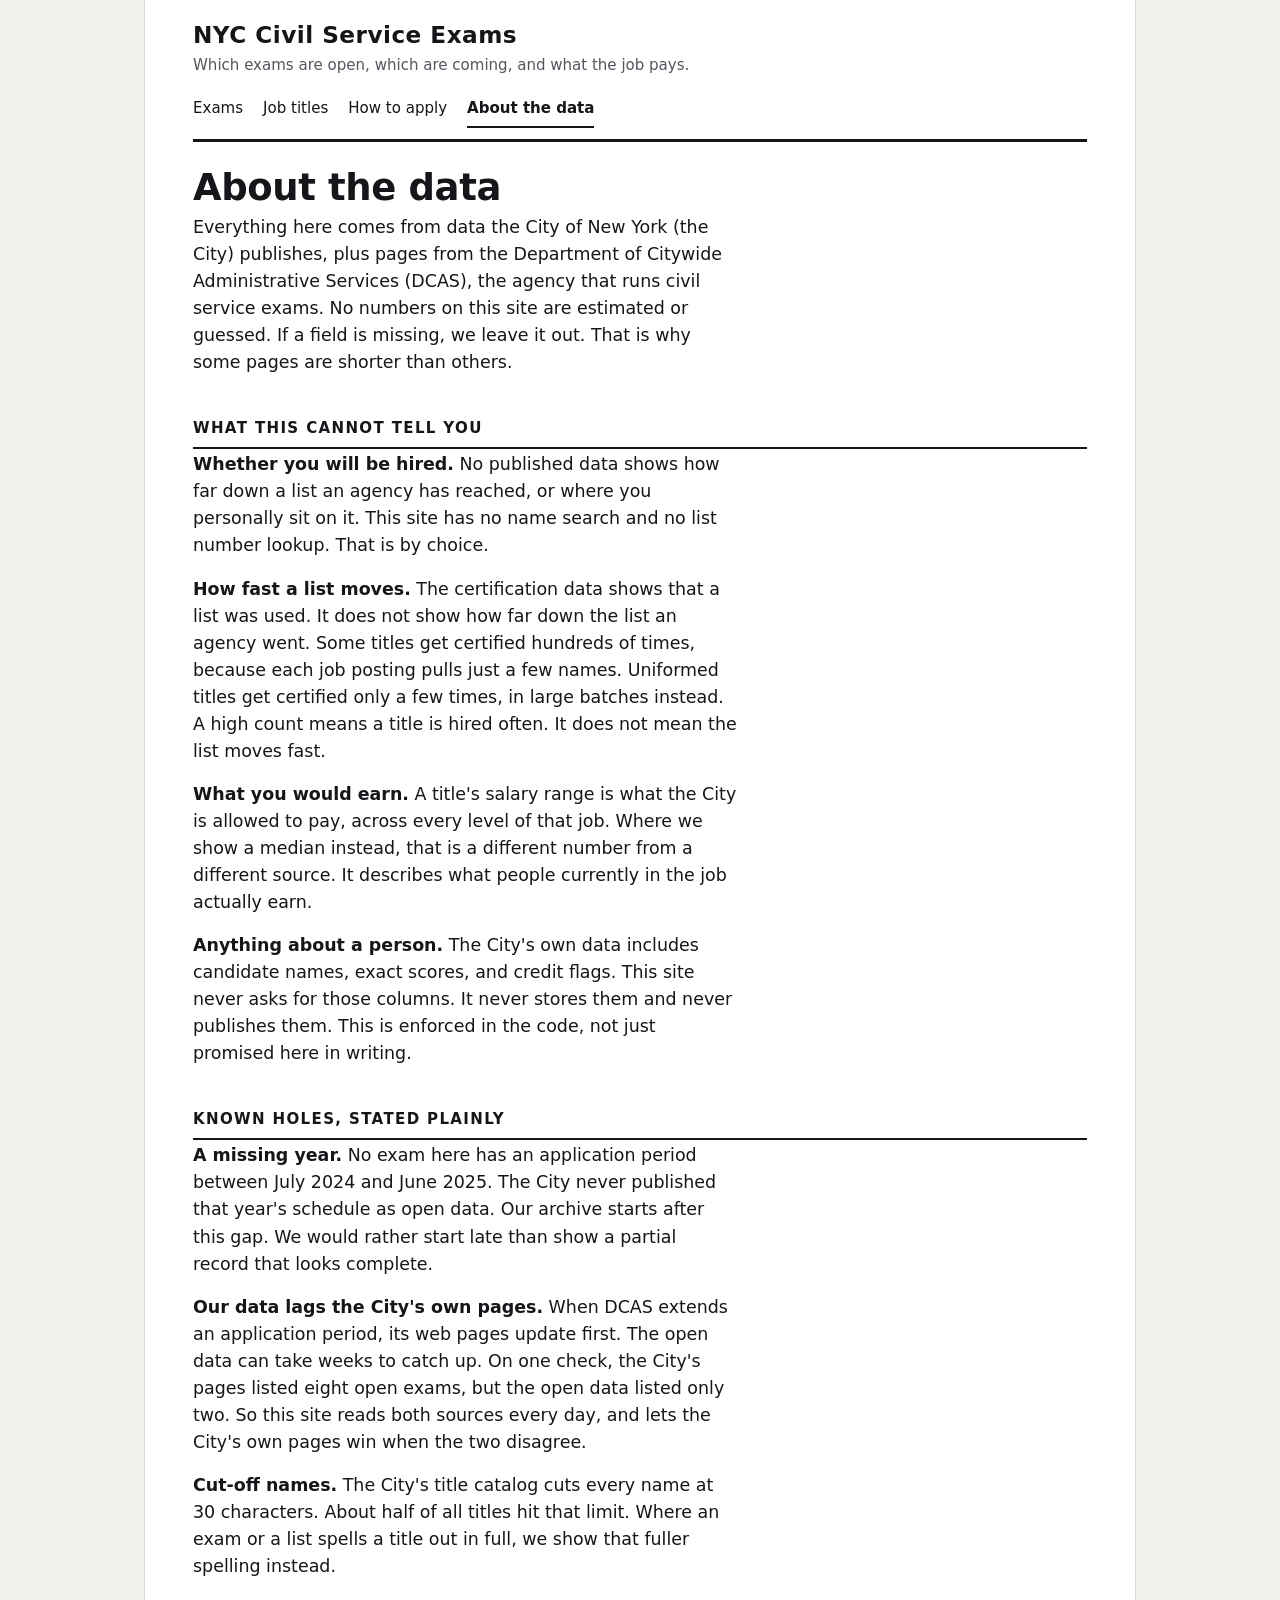
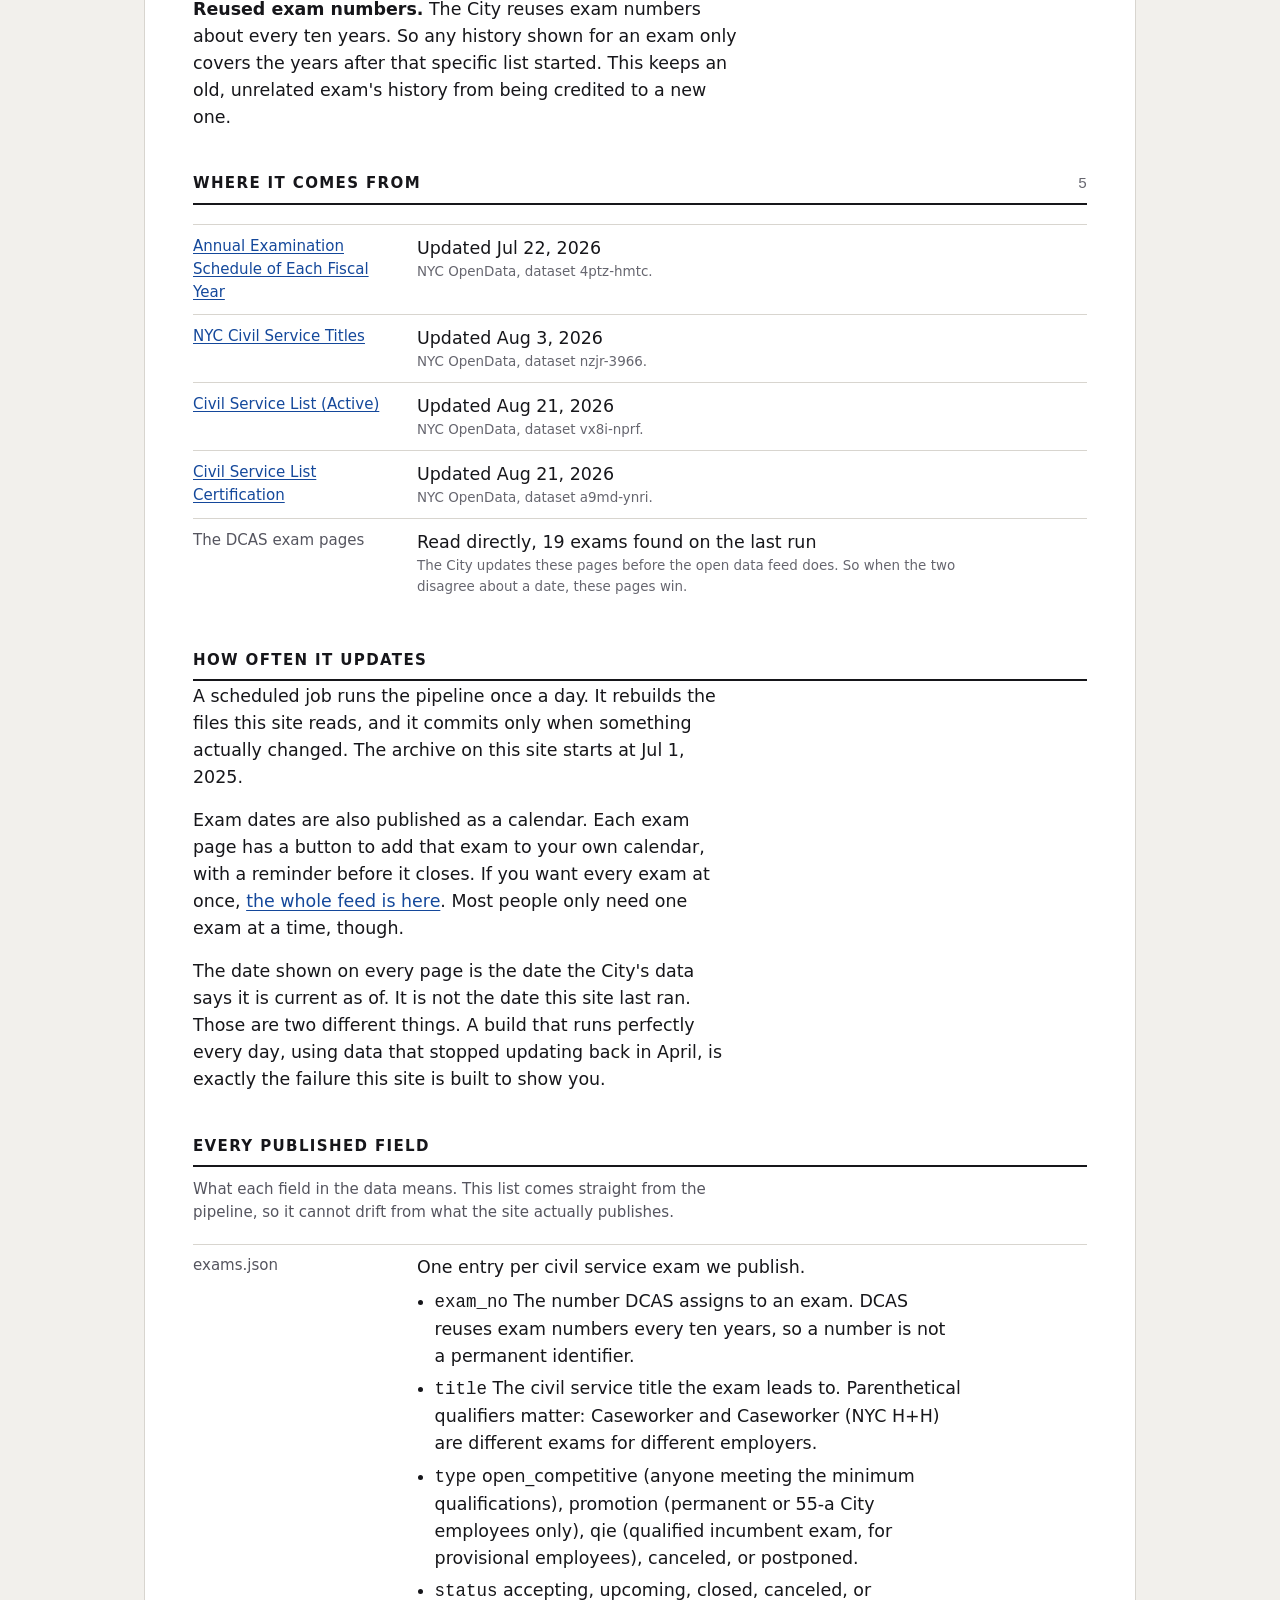
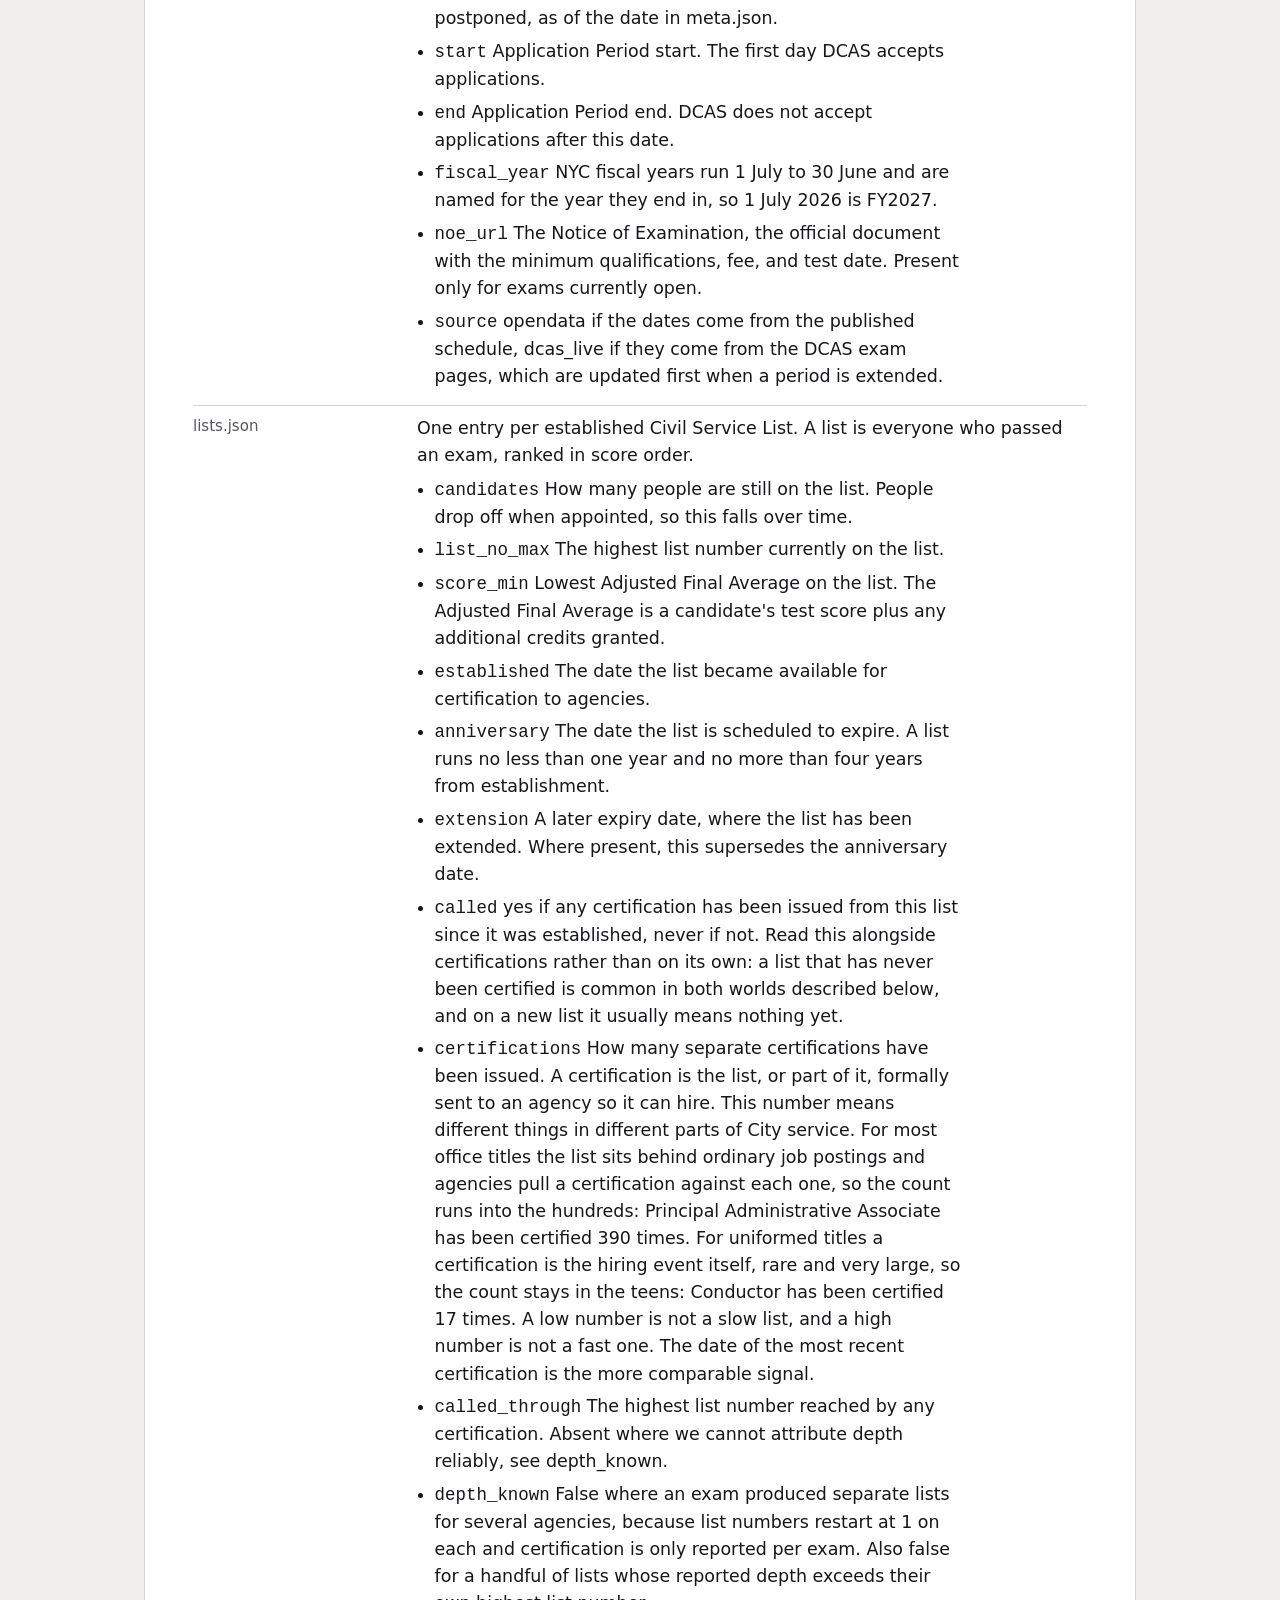
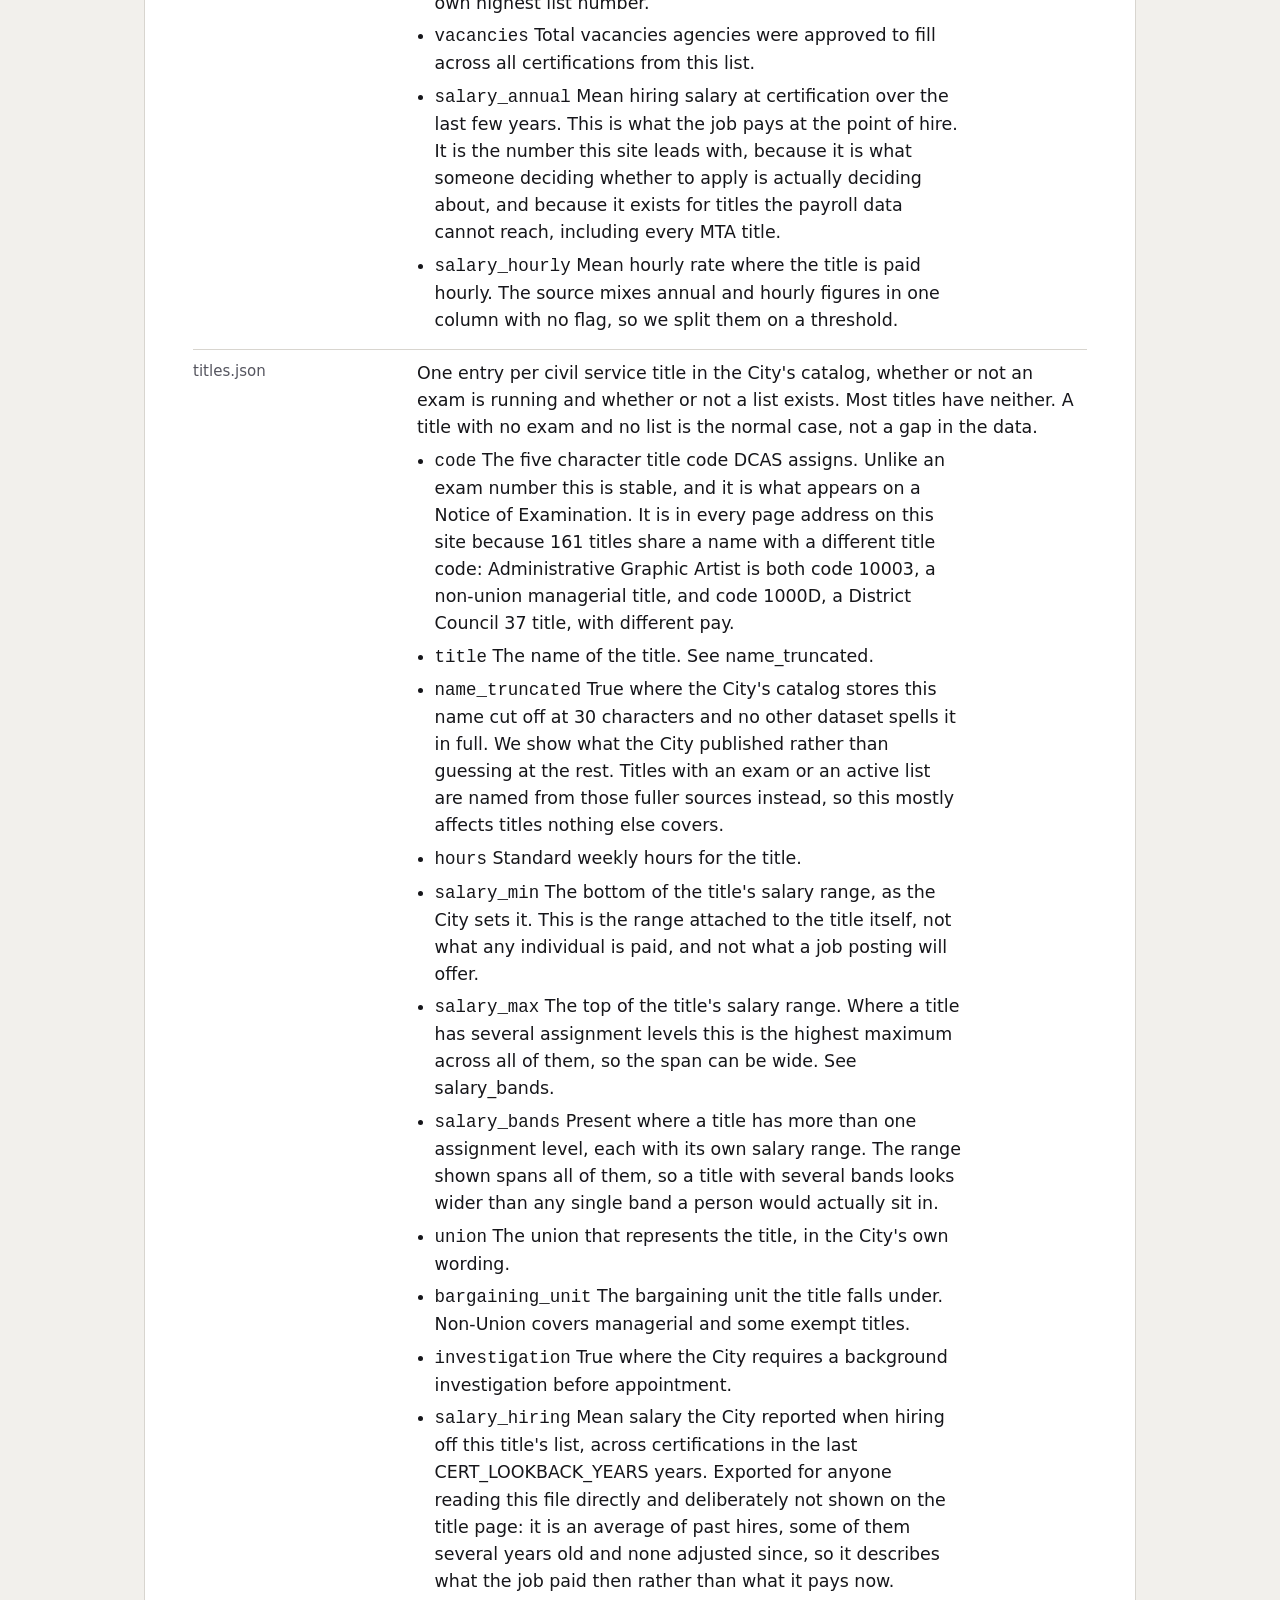
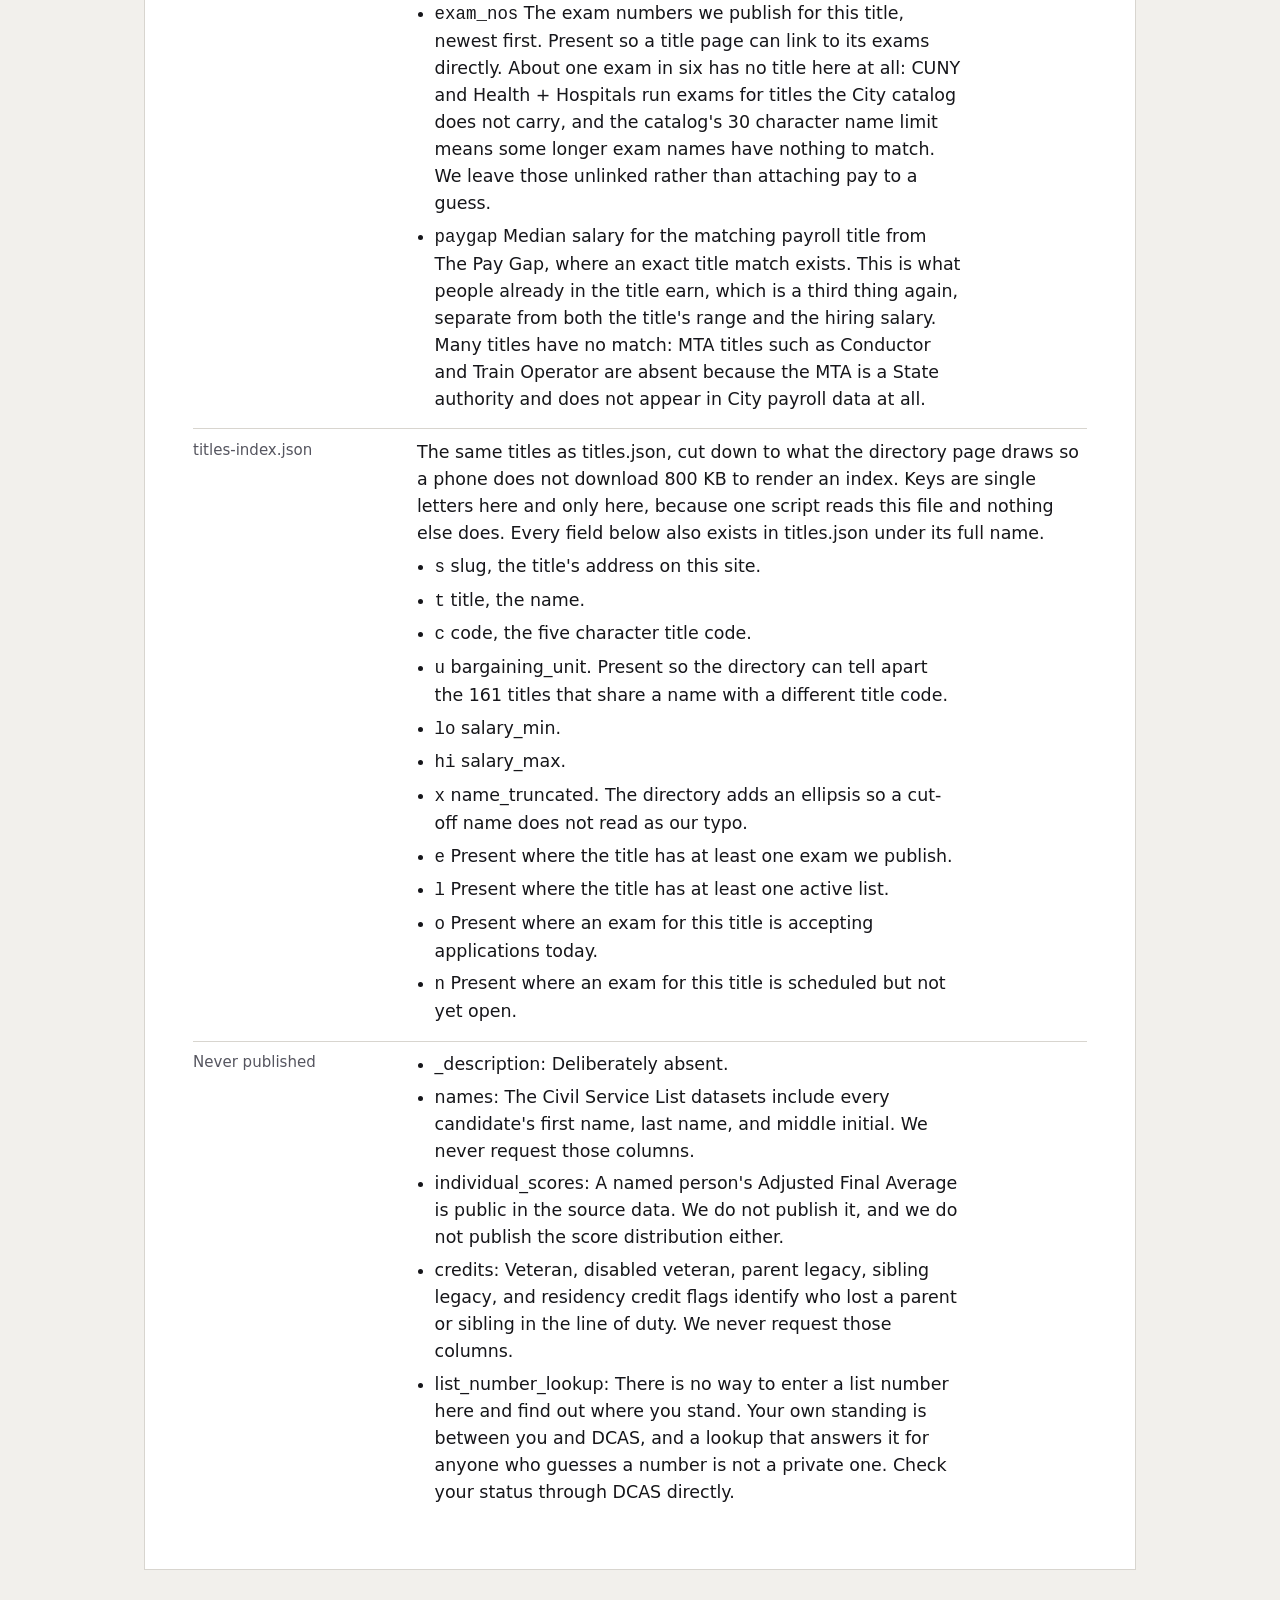
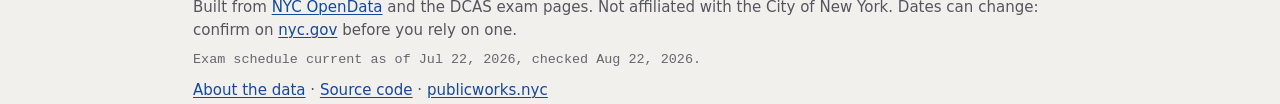
<file: docs/methodology.html>
<!doctype html>
<html lang="en">
<head>
<meta charset="utf-8">
<meta name="viewport" content="width=device-width, initial-scale=1">
<title>About the data | NYC Civil Service Exams</title>
<meta name="description" content="Where this site's numbers come from, what they mean, and what they cannot tell you.">
<link rel="stylesheet" href="css/site.css">
</head>
<body>
<a class="skip" href="#main">Skip to the detail</a>

<div class="sheet">

  <header class="masthead">
    <p class="wordmark"><a href="index.html">NYC Civil Service Exams</a></p>
    <p class="tagline">
      Which exams are open, which are coming, and what the job pays.
    </p>
    <nav class="nav" aria-label="Main">
      <a href="index.html">Exams</a>
      <a href="titles.html">Job titles</a>
      <a href="how-to-apply.html">How to apply</a>
      <a href="methodology.html">About the data</a>
    </nav>
  </header>

  <main id="main">

    <h1 class="page-title">About the data</h1>

    <div class="prose">
      <p>
        Everything here comes from data the City of New York (the City)
        publishes, plus pages from the Department of Citywide Administrative
        Services (DCAS), the agency that runs civil service exams. No numbers
        on this site are estimated or guessed. If a field is missing, we
        leave it out. That is why some pages are shorter than others.
      </p>
    </div>

    <section class="section">
      <h2>What this cannot tell you</h2>
      <div class="prose">
        <p>
          <strong>Whether you will be hired.</strong> No published data shows
          how far down a list an agency has reached, or where you personally
          sit on it. This site has no name search and no list number lookup.
          That is by choice.
        </p>
        <p>
          <strong>How fast a list moves.</strong> The certification data shows
          that a list was used. It does not show how far down the list an
          agency went. Some titles get certified hundreds of times, because
          each job posting pulls just a few names. Uniformed titles get
          certified only a few times, in large batches instead. A high count
          means a title is hired often. It does not mean the list moves fast.
        </p>
        <p>
          <strong>What you would earn.</strong> A title's salary range is what
          the City is allowed to pay, across every level of that job. Where we
          show a median instead, that is a different number from a different
          source. It describes what people currently in the job actually earn.
        </p>
        <p>
          <strong>Anything about a person.</strong> The City's own data
          includes candidate names, exact scores, and credit flags. This site
          never asks for those columns. It never stores them and never
          publishes them. This is enforced in the code, not just promised
          here in writing.
        </p>
      </div>
    </section>

    <section class="section">
      <h2>Known holes, stated plainly</h2>
      <div class="prose">
        <p>
          <strong>A missing year.</strong> No exam here has an application
          period between July 2024 and June 2025. The City never published
          that year's schedule as open data. Our archive starts after this
          gap. We would rather start late than show a partial record that
          looks complete.
        </p>
        <p>
          <strong>Our data lags the City's own pages.</strong> When DCAS
          extends an application period, its web pages update first. The
          open data can take weeks to catch up. On one check, the City's
          pages listed eight open exams, but the open data listed only two.
          So this site reads both sources every day, and lets the City's own
          pages win when the two disagree.
        </p>
        <p>
          <strong>Cut-off names.</strong> The City's title catalog cuts every
          name at 30 characters. About half of all titles hit that limit.
          Where an exam or a list spells a title out in full, we show that
          fuller spelling instead.
        </p>
        <p>
          <strong>Reused exam numbers.</strong> The City reuses exam numbers
          about every ten years. So any history shown for an exam only
          covers the years after that specific list started. This keeps an
          old, unrelated exam's history from being credited to a new one.
        </p>
      </div>
    </section>

    <section class="section">
      <h2>Where it comes from <span class="count" id="sources-count"></span></h2>
      <dl class="facts" id="sources"></dl>
    </section>

    <section class="section">
      <h2>How often it updates</h2>
      <div class="prose">
        <p id="refresh-line">
          A scheduled job runs the pipeline once a day. It rebuilds the files
          this site reads, and it commits only when something actually
          changed.
        </p>
        <p>
          Exam dates are also published as a calendar. Each exam page has a
          button to add that exam to your own calendar, with a reminder
          before it closes. If you want every exam at once,
          <a href="exams.ics">the whole feed is here</a>. Most people only
          need one exam at a time, though.
        </p>
        <p>
          The date shown on every page is the date the City's data says it is
          current as of. It is not the date this site last ran. Those are two
          different things. A build that runs perfectly every day, using data
          that stopped updating back in April, is exactly the failure this
          site is built to show you.
        </p>
      </div>
    </section>

    <section class="section">
      <h2>Every published field</h2>
      <p class="note">
        What each field in the data means. This list comes straight from the
        pipeline, so it cannot drift from what the site actually publishes.
      </p>
      <dl class="facts" id="dictionary"></dl>
    </section>

  </main>

</div>

  <footer class="foot">
    <p>
      Built from <a href="https://opendata.cityofnewyork.us/">NYC OpenData</a>
      and the DCAS exam pages. Not affiliated with the City of New York. Dates
      can change: confirm on
      <a href="https://www.nyc.gov/examsforjobs">nyc.gov</a> before you rely on one.
    </p>
    <p class="smallprint" id="asof"></p>
    <p>
      <a href="methodology.html">About the data</a> ·
      <a href="https://github.com/jaramana/civilservice.publicworks.nyc">Source code</a> ·
      <a href="https://publicworks.nyc">publicworks.nyc</a>
    </p>
  </footer>

<script type="module" src="js/methodology.js"></script>
</body>
</html>
</file>
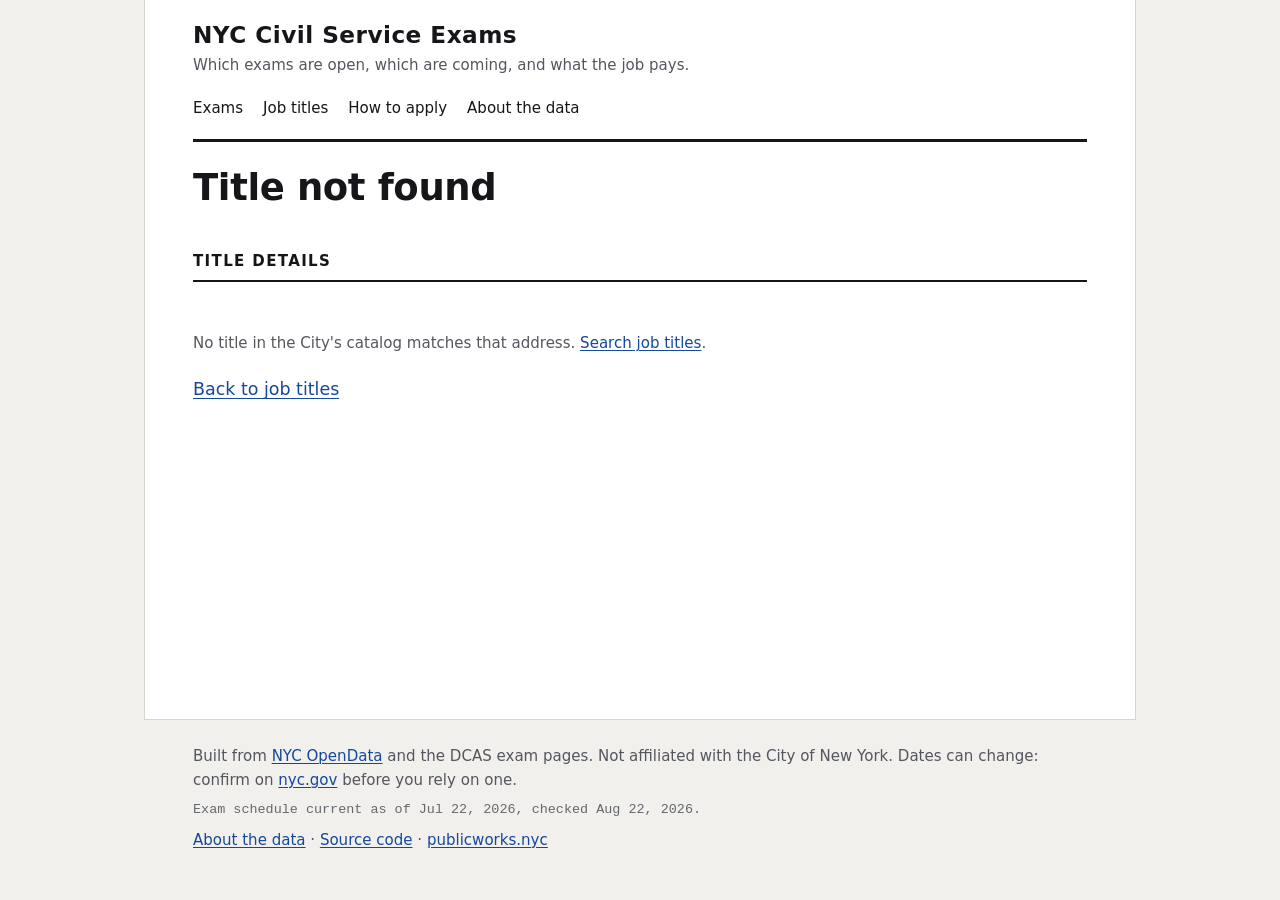
<file: docs/title.html>
<!doctype html>
<html lang="en">
<head>
<meta charset="utf-8">
<meta name="viewport" content="width=device-width, initial-scale=1">
<title>Job title | NYC Civil Service Exams</title>
<link rel="stylesheet" href="css/site.css">
</head>
<body>
<a class="skip" href="#main">Skip to the details</a>

<div class="sheet">

  <header class="masthead">
    <p class="wordmark"><a href="index.html">NYC Civil Service Exams</a></p>
    <p class="tagline">
      Which exams are open, which are coming, and what the job pays.
    </p>
    <nav class="nav" aria-label="Main">
      <a href="index.html">Exams</a>
      <a href="titles.html">Job titles</a>
      <a href="how-to-apply.html">How to apply</a>
      <a href="methodology.html">About the data</a>
    </nav>
  </header>

  <main id="main">

    <h1 class="page-title" id="title-name">Loading</h1>
    <p class="smallprint" id="title-code"></p>
    <p id="situation" hidden></p>

    <section class="section" id="pay-section">
      <h2>Title details</h2>
      <dl class="facts" id="facts"></dl>
    </section>

    <section class="section" id="exams-section" hidden>
      <h2>Exams <span class="count" id="exams-count"></span></h2>
      <ul class="bulletin" id="exams"></ul>
    </section>

    <section class="section" id="list-section" hidden>
      <h2>Civil service list</h2>
      <div id="list-body"></div>
    </section>


    <p class="note"><a href="titles.html">Back to job titles</a></p>
  </main>

</div>

  <footer class="foot">
    <p>
      Built from <a href="https://opendata.cityofnewyork.us/">NYC OpenData</a>
      and the DCAS exam pages. Not affiliated with the City of New York. Dates
      can change: confirm on
      <a href="https://www.nyc.gov/examsforjobs">nyc.gov</a> before you rely on one.
    </p>
    <p class="smallprint" id="asof"></p>
    <p>
      <a href="methodology.html">About the data</a> ·
      <a href="https://github.com/jaramana/civilservice.publicworks.nyc">Source code</a> ·
      <a href="https://publicworks.nyc">publicworks.nyc</a>
    </p>
  </footer>

<script type="module" src="js/title.js"></script>
</body>
</html>
</file>
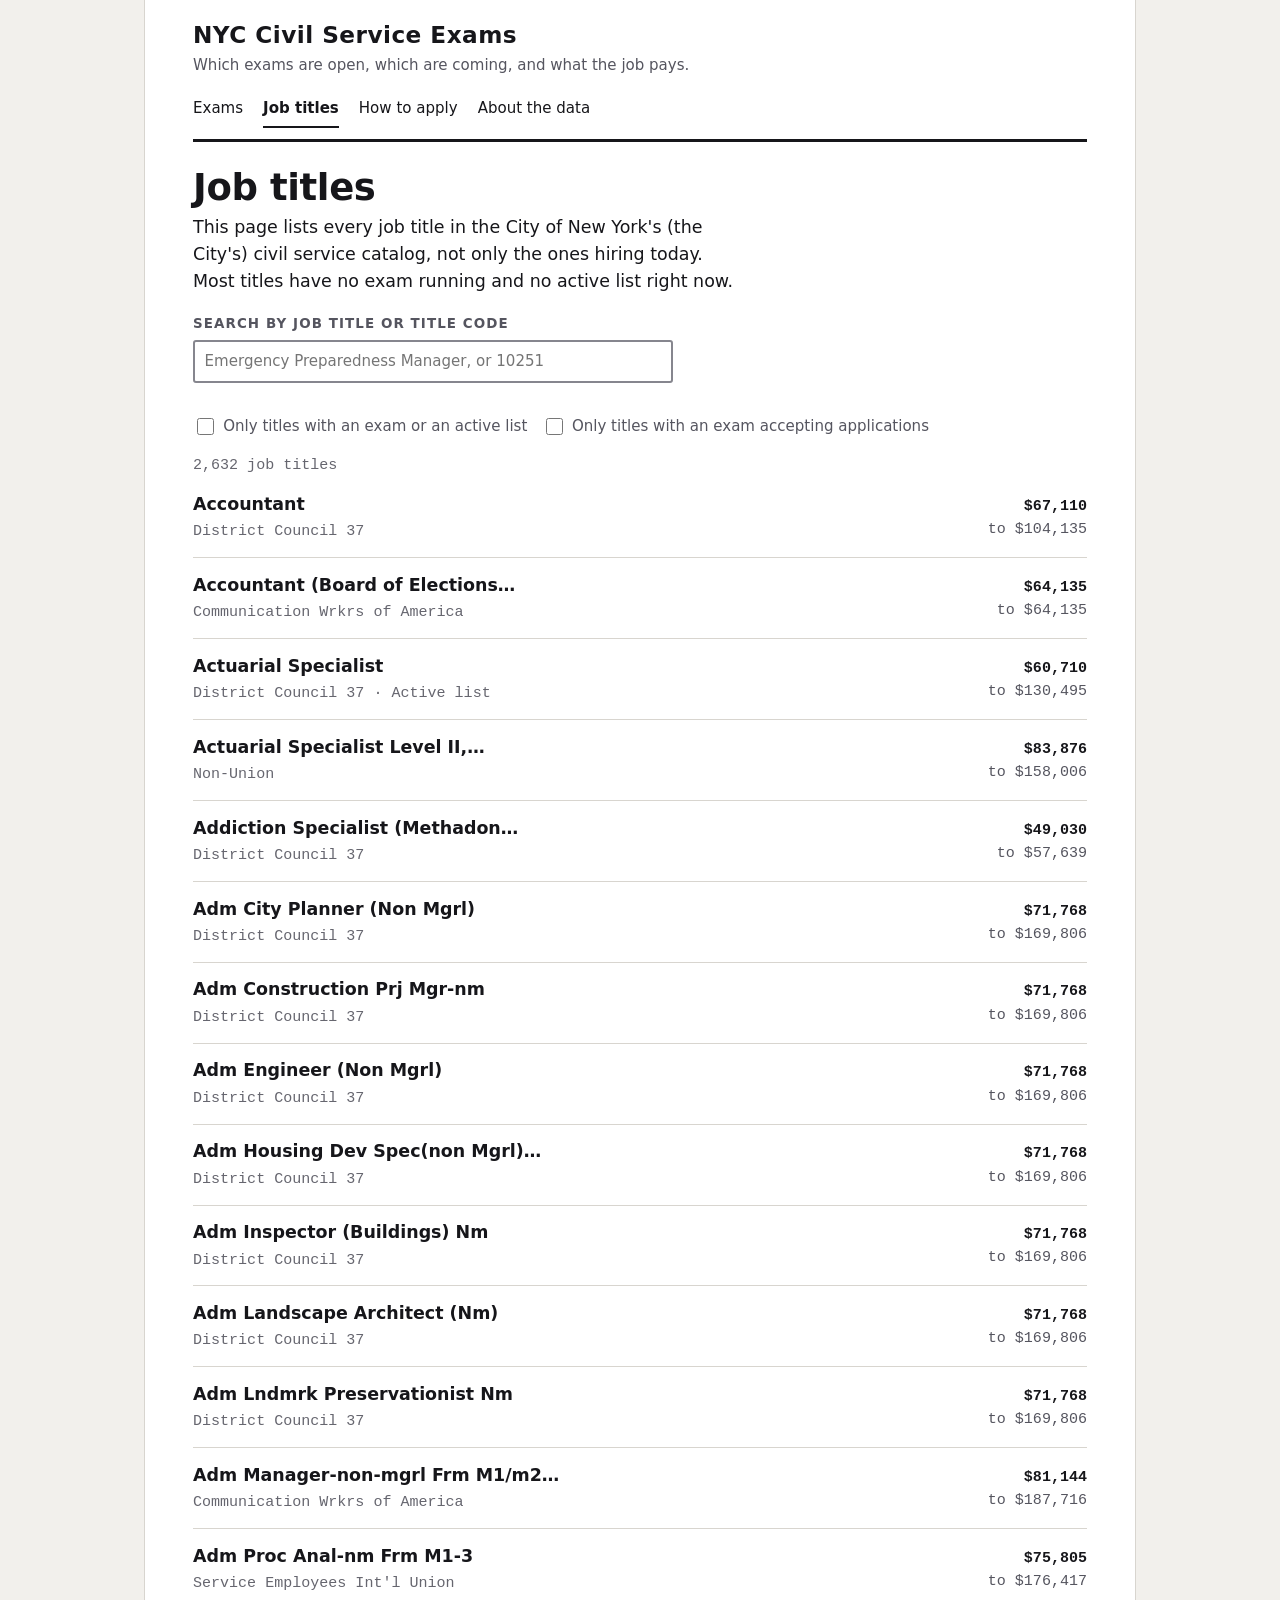
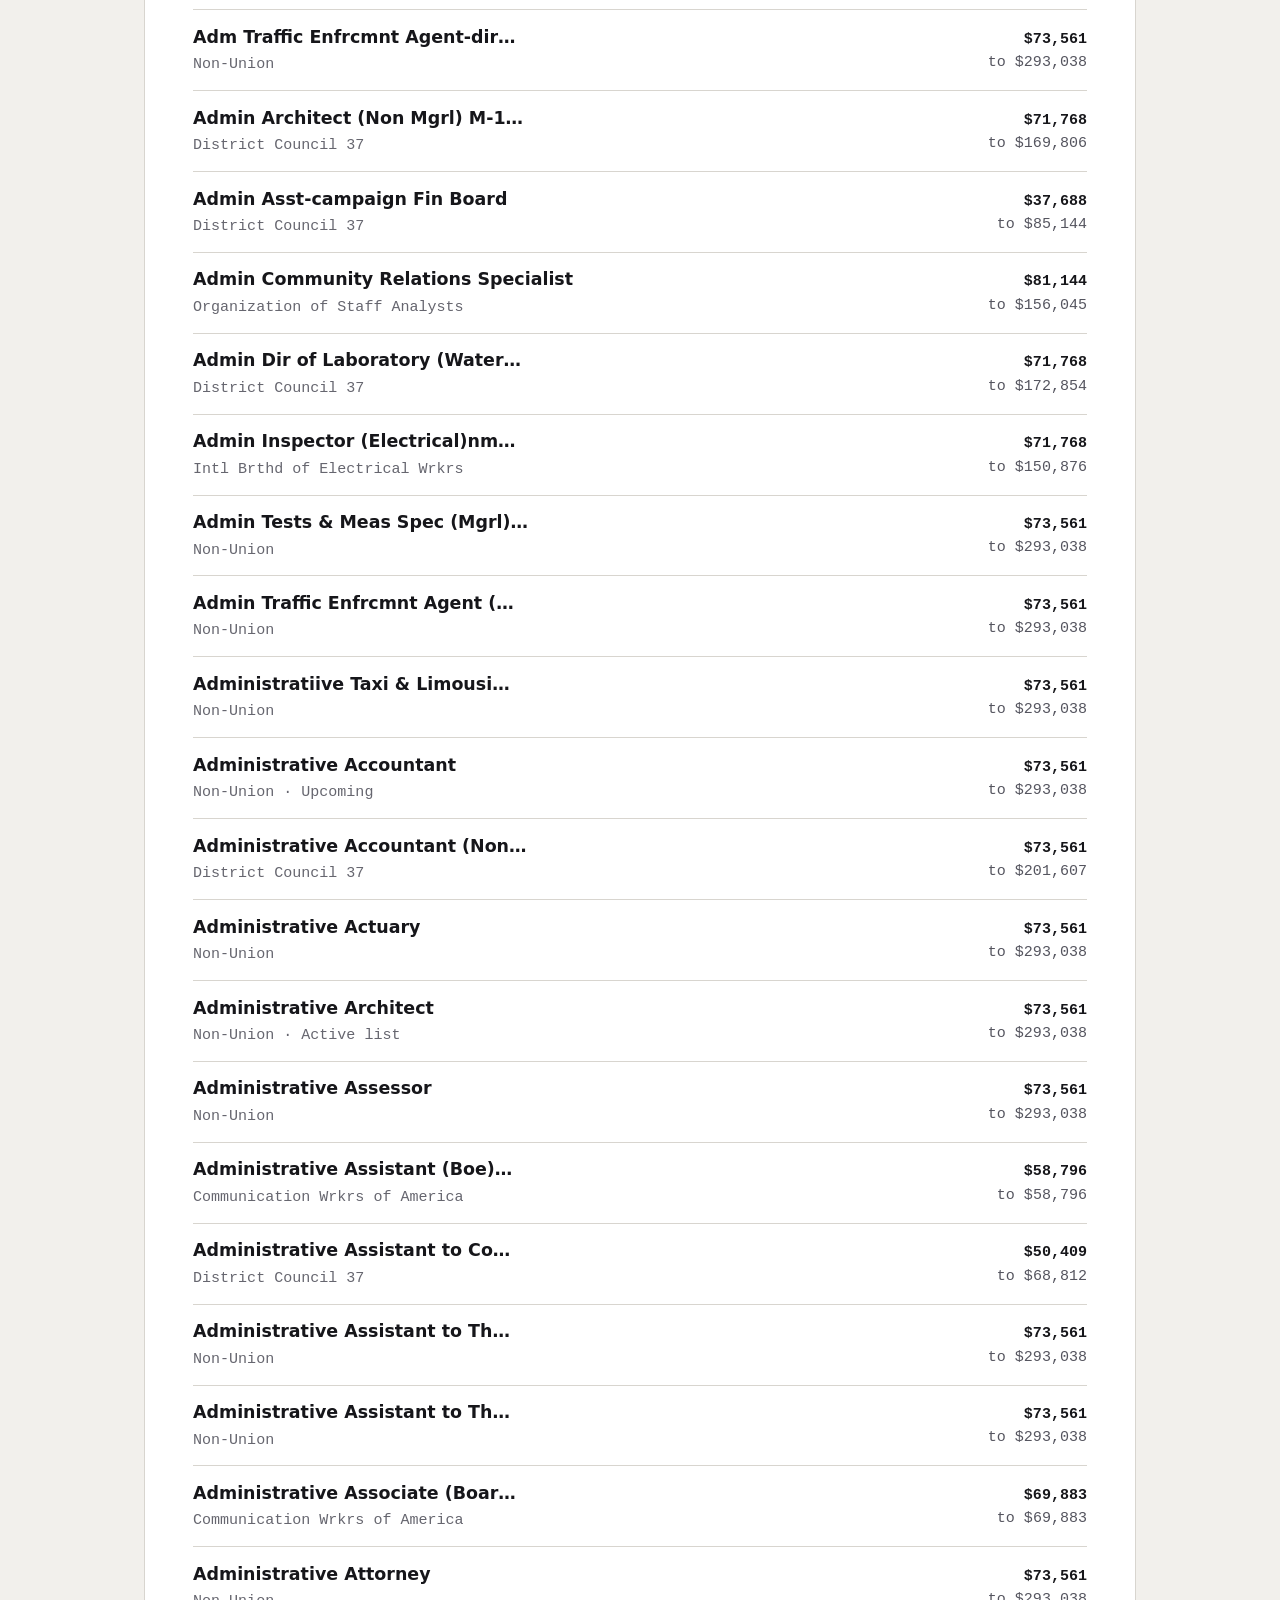
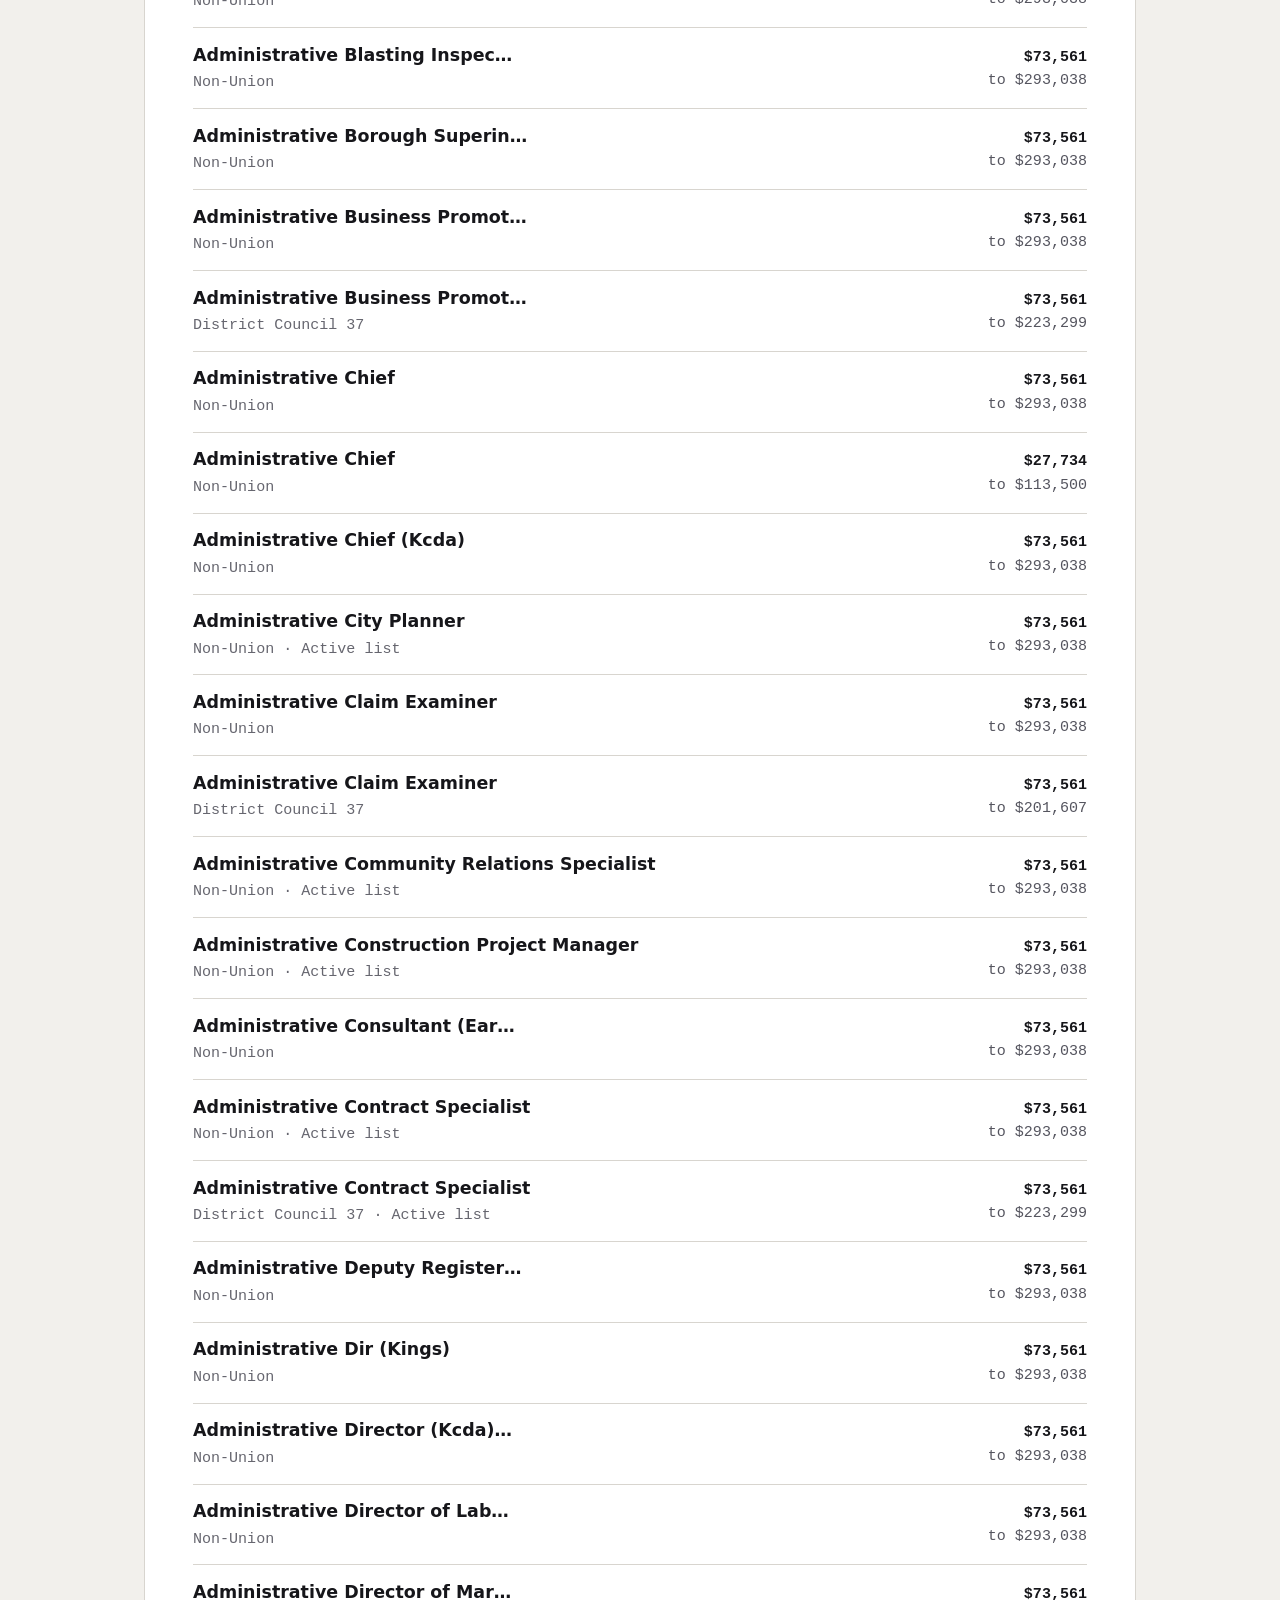
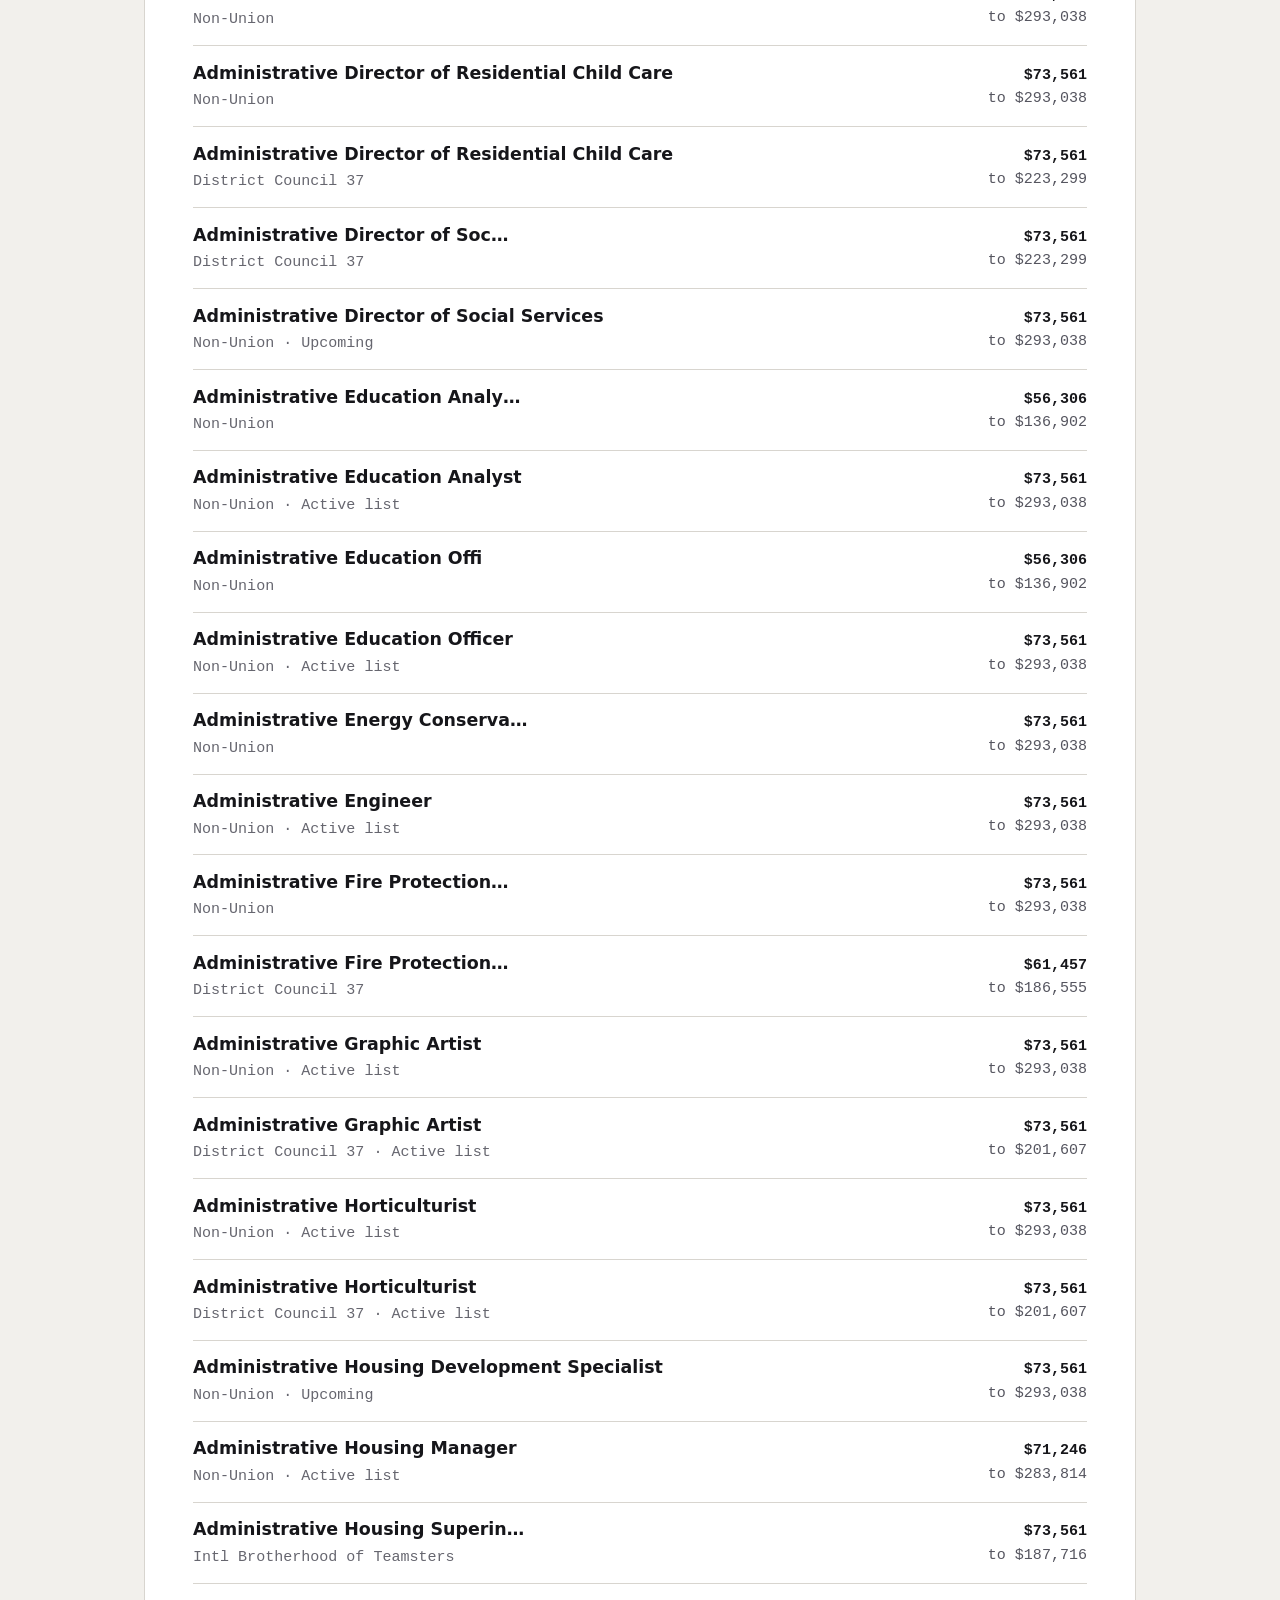
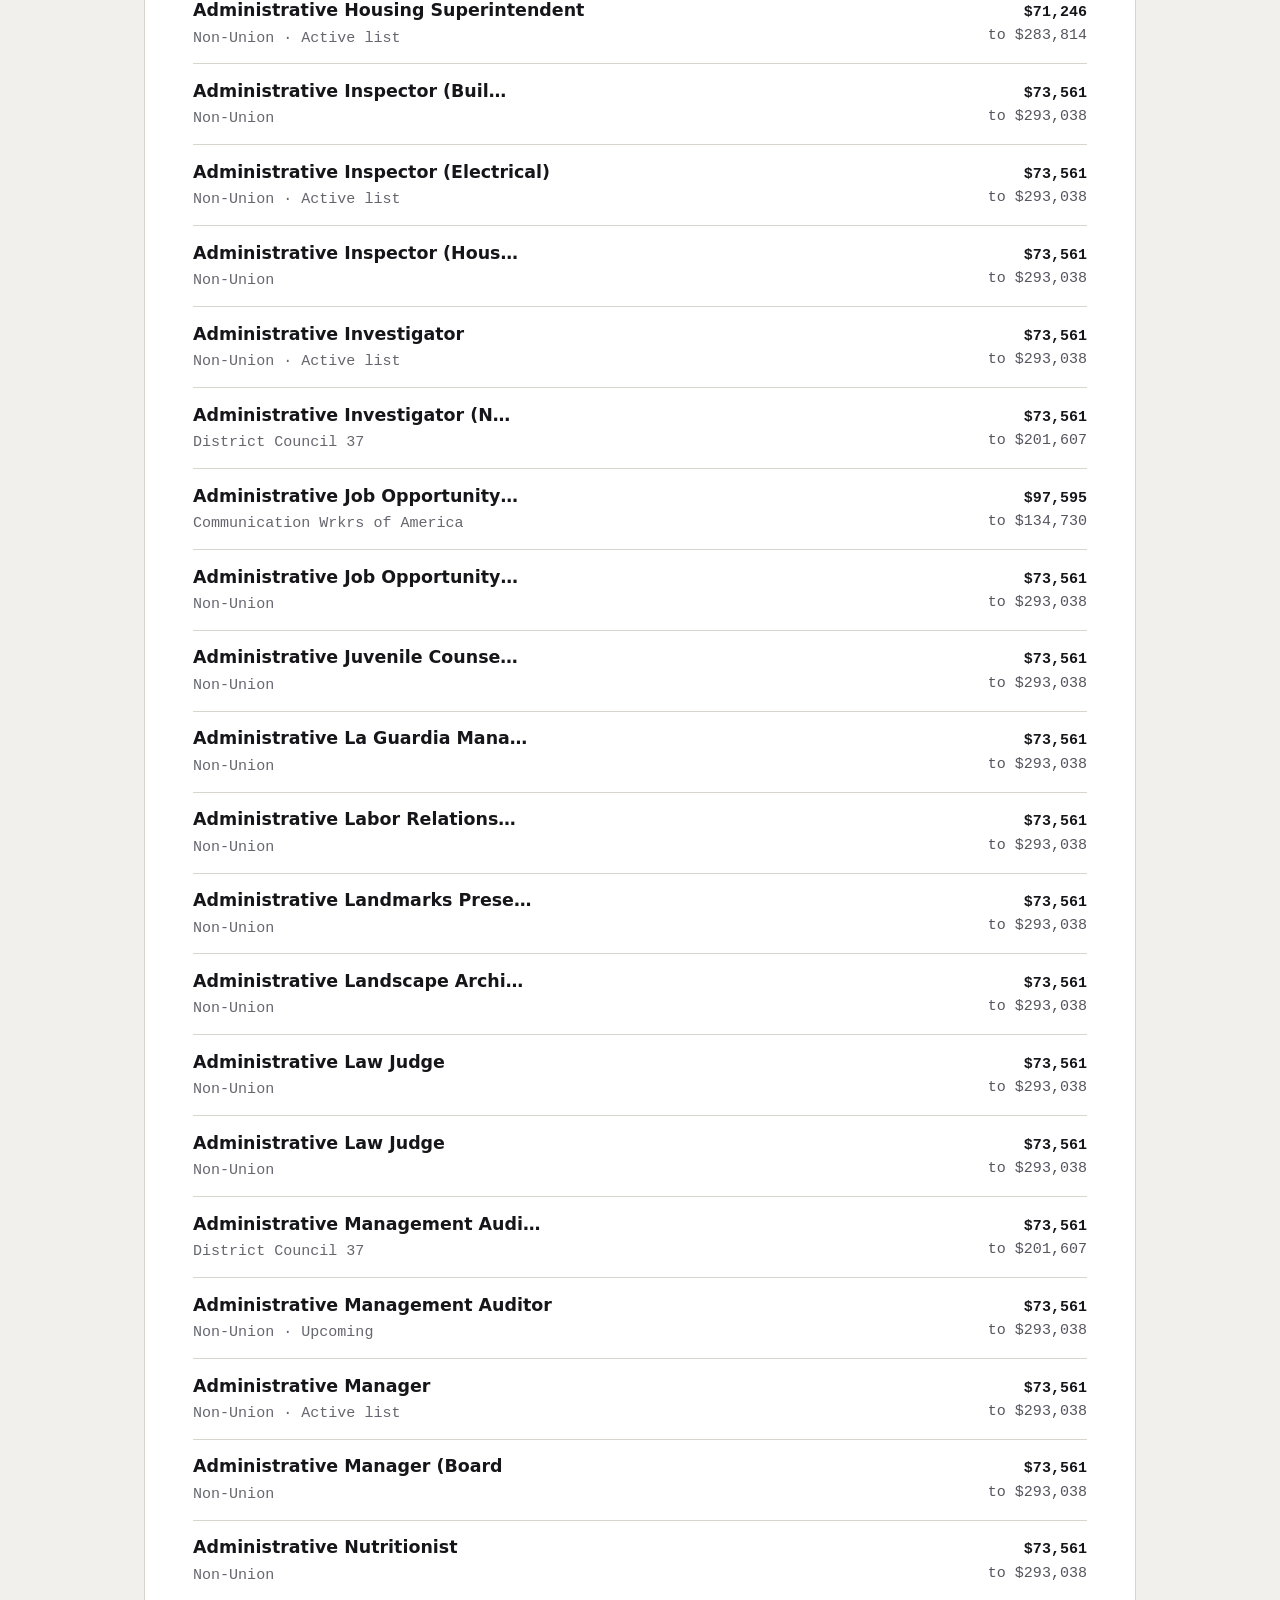
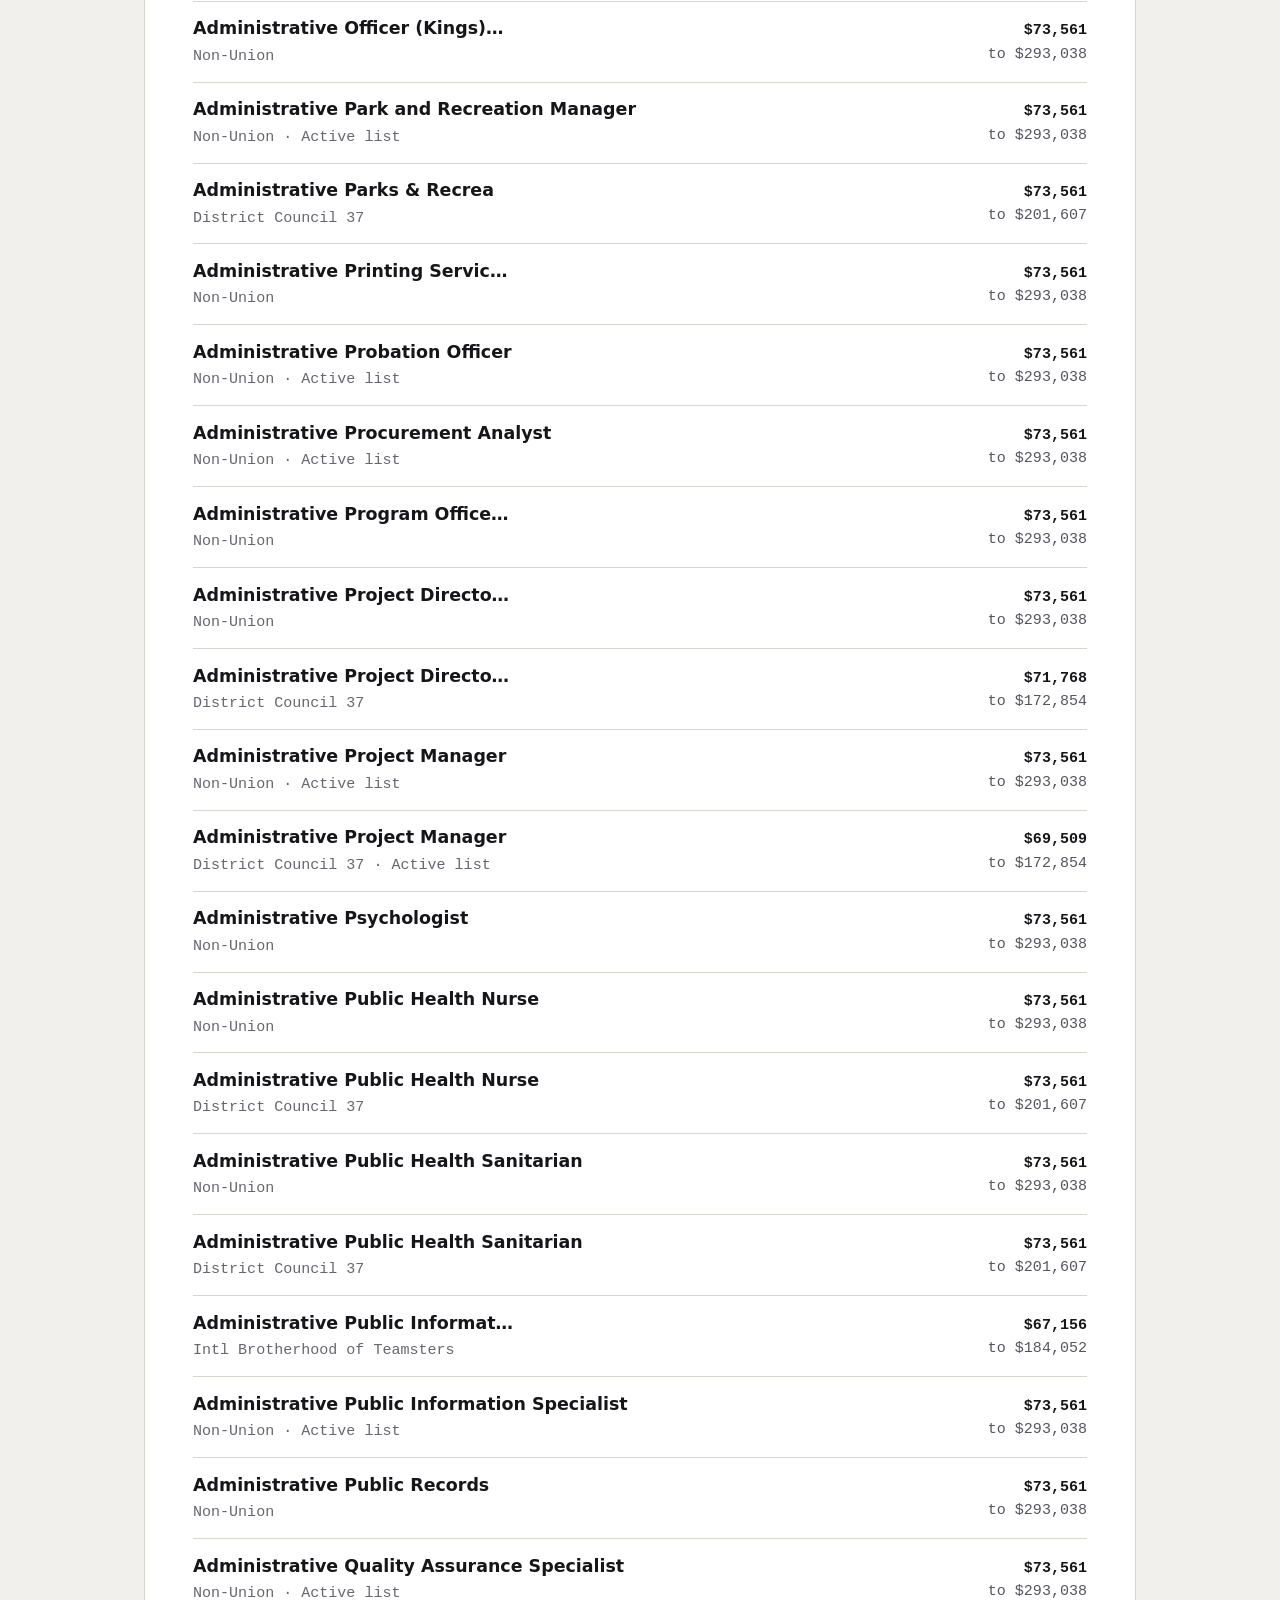
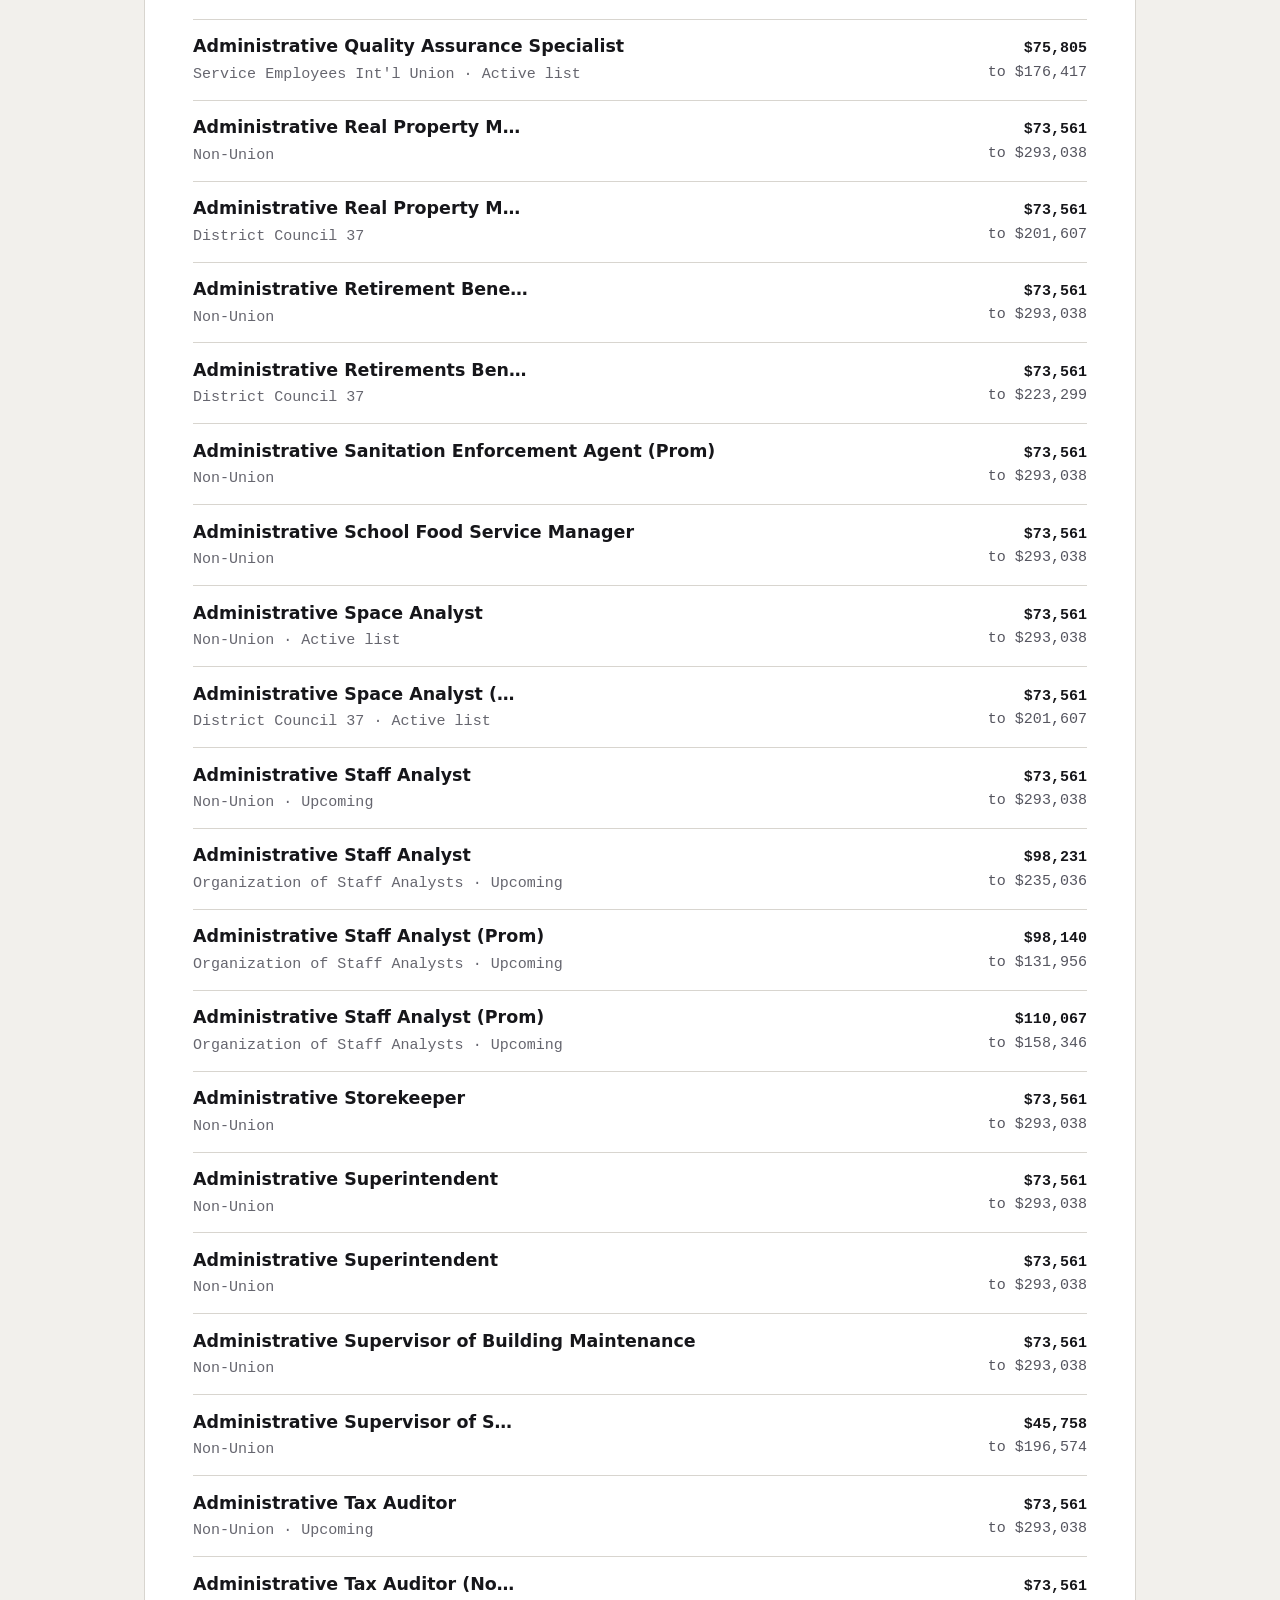
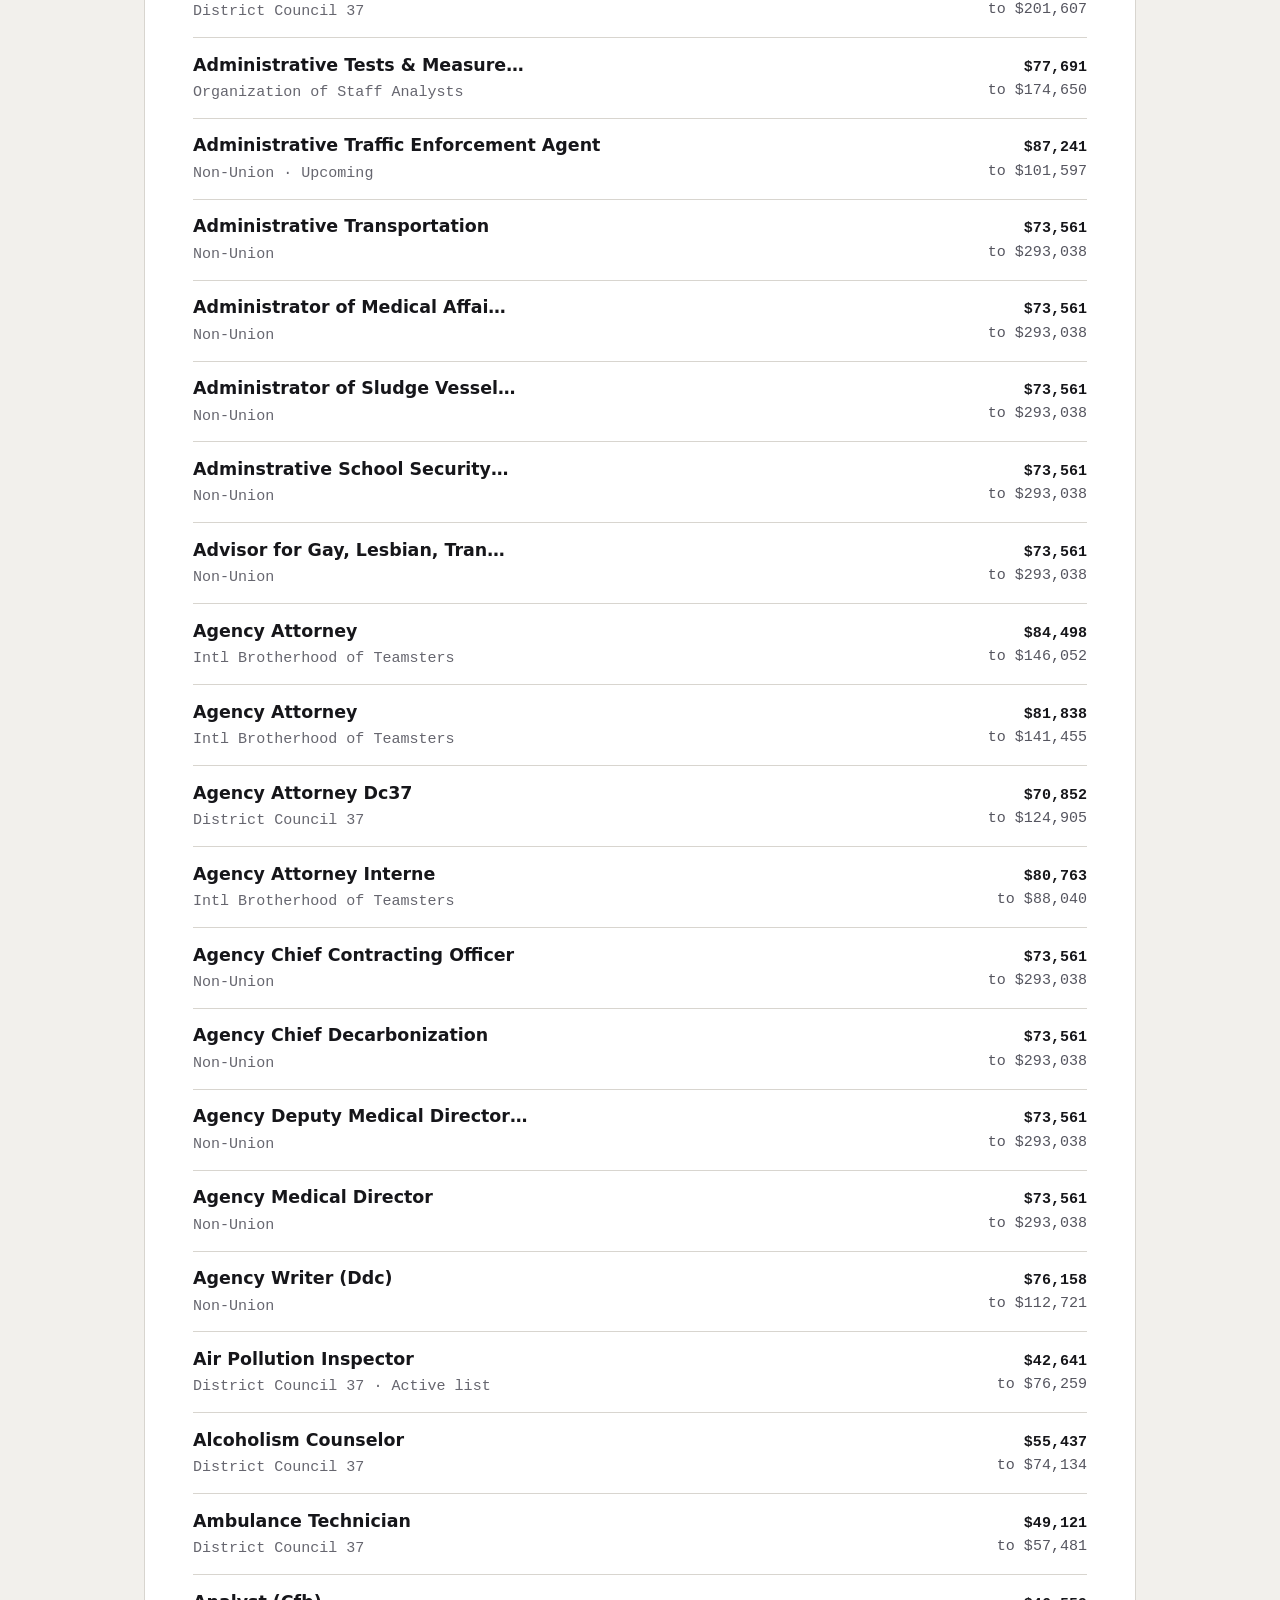
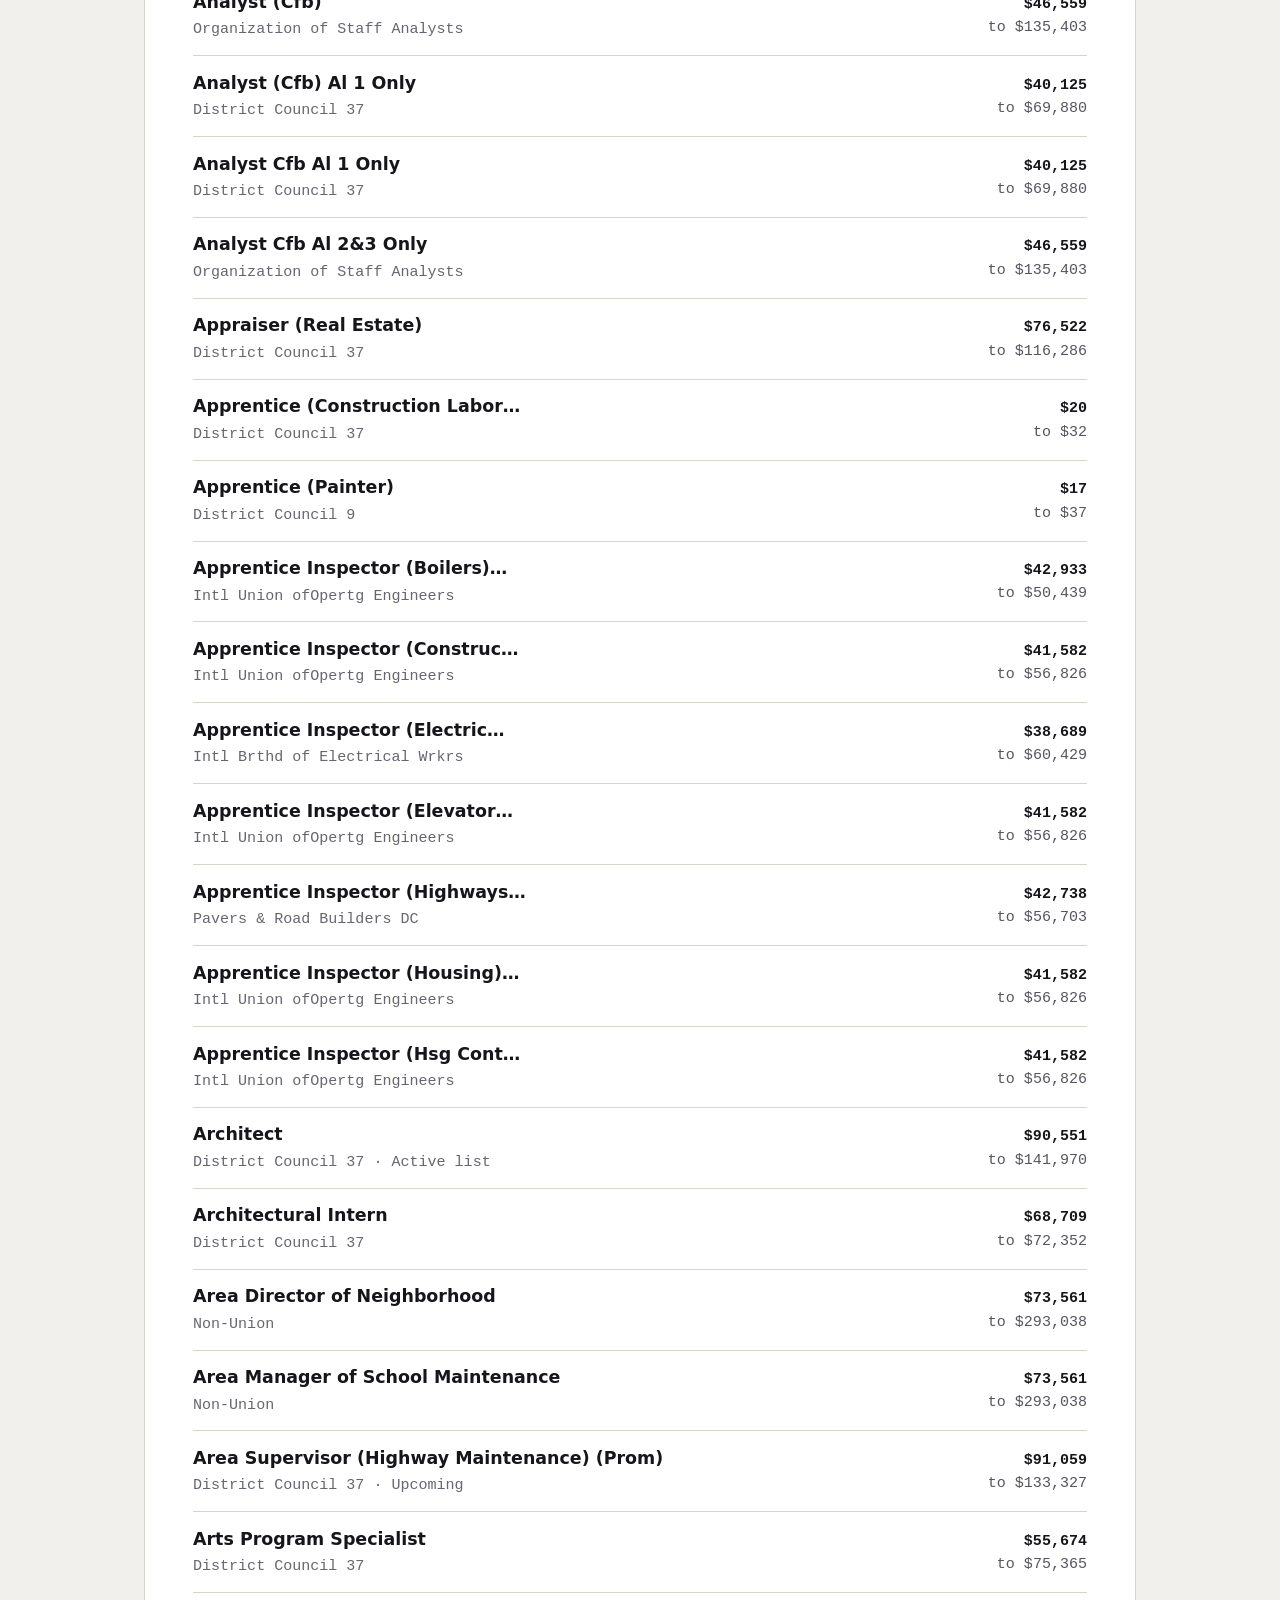
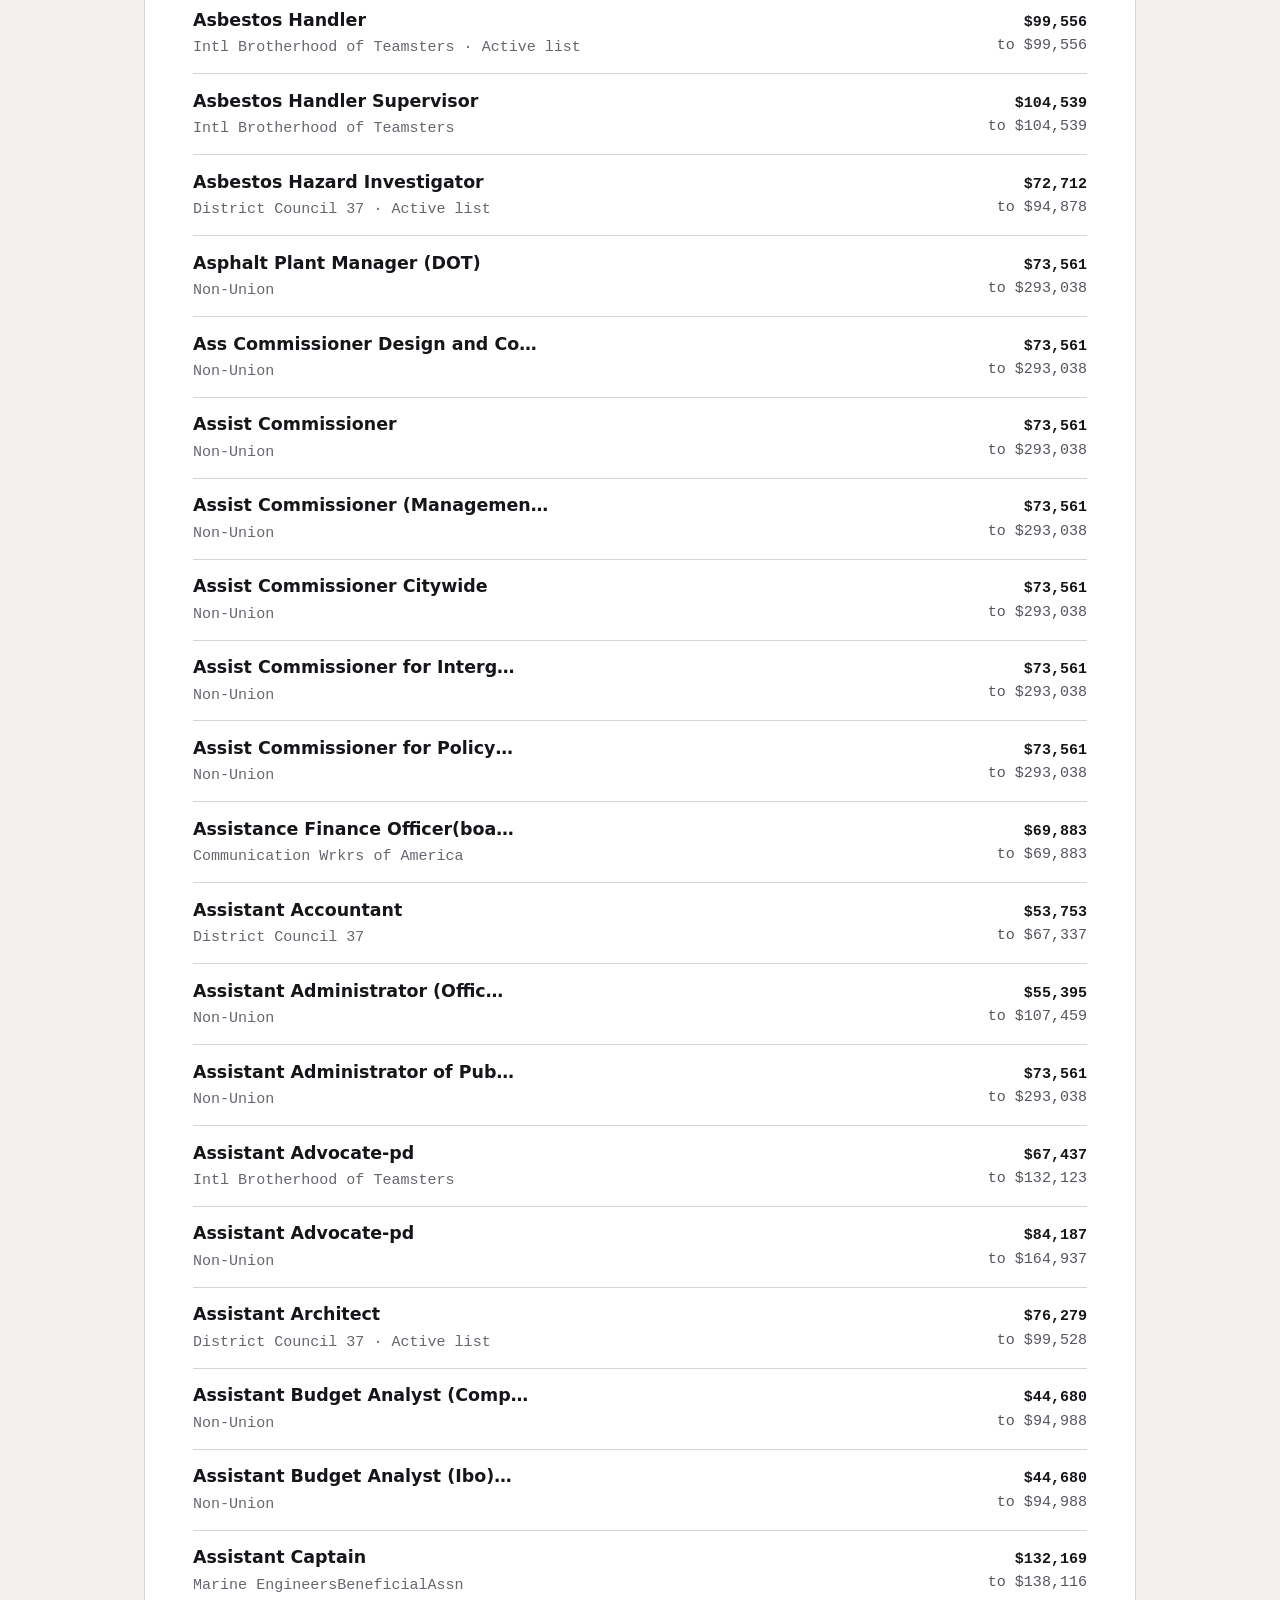
<file: docs/titles.html>
<!doctype html>
<html lang="en">
<head>
<meta charset="utf-8">
<meta name="viewport" content="width=device-width, initial-scale=1">
<title>Job titles | NYC Civil Service Exams</title>
<meta name="description" content="Every job title in the New York City civil service, with hours, salary range and union. Most have no exam running right now and are here anyway.">
<link rel="stylesheet" href="css/site.css">
</head>
<body>
<a class="skip" href="#main">Skip to the list</a>

<div class="sheet">

  <header class="masthead">
    <p class="wordmark"><a href="index.html">NYC Civil Service Exams</a></p>
    <p class="tagline">
      Which exams are open, which are coming, and what the job pays.
    </p>
    <nav class="nav" aria-label="Main">
      <a href="index.html">Exams</a>
      <a href="titles.html">Job titles</a>
      <a href="how-to-apply.html">How to apply</a>
      <a href="methodology.html">About the data</a>
    </nav>
  </header>

  <main id="main">

    <h1 class="page-title">Job titles</h1>
    <div class="prose">
      <p>
        This page lists every job title in the City of New York's (the
        City's) civil service catalog, not only the ones hiring today. Most
        titles have no exam running and no active list right now.
      </p>
    </div>

    <div class="controls">
      <div class="field">
        <label for="q">Search by job title or title code</label>
        <input type="search" id="q" placeholder="Emergency Preparedness Manager, or 10251"
               autocomplete="off" spellcheck="false">
      </div>
    </div>
    <div class="checks">
      <label class="check"><input type="checkbox" id="f-active"> Only titles with an exam or an active list</label>
      <label class="check"><input type="checkbox" id="f-open"> Only titles with an exam accepting applications</label>
    </div>

    <p class="result-count" id="result-count" role="status"></p>

    <ul class="bulletin" id="results"></ul>

    <div class="btn-row" id="more-row" hidden>
      <button class="btn" id="more" type="button">Show more</button>
    </div>

  </main>

</div>

  <footer class="foot">
    <p>
      Built from <a href="https://opendata.cityofnewyork.us/">NYC OpenData</a>
      and the DCAS exam pages. Not affiliated with the City of New York. Dates
      can change: confirm on
      <a href="https://www.nyc.gov/examsforjobs">nyc.gov</a> before you rely on one.
    </p>
    <p class="smallprint" id="asof"></p>
    <p>
      <a href="methodology.html">About the data</a> ·
      <a href="https://github.com/jaramana/civilservice.publicworks.nyc">Source code</a> ·
      <a href="https://publicworks.nyc">publicworks.nyc</a>
    </p>
  </footer>

<script type="module" src="js/titles.js"></script>
</body>
</html>
</file>
<file: docs/css/site.css>
/* ==========================================================================
   NYC Civil Service Exams (civilservice.publicworks.nyc)

   The page is a sheet of paper pinned to a board. Ruled headings, hairline
   rules, tabular figures, a lot of white. The 1990s part is the bulletin: flat
   color, hard rules, monospace for anything the City assigns a number to. The
   2026 part is everything else: fluid type, real focus states, motion that
   respects a preference, and a dark mode that is a first-class sheet of paper
   rather than an inverted one.

   Every color is a token. If you find a hex code below the token block, it is
   a bug. Contrast is checked against WCAG AA at the ratios noted inline.
   ========================================================================== */

/* --------------------------------------------------------------------------
   1. Tokens
   -------------------------------------------------------------------------- */

:root {
  /* Paper and ink. Light mode is a plain white sheet on a faintly warm board. */
  --paper:        #ffffff;
  --board:        #f2f0ec;
  /* Ratios below are measured, not estimated. Rerun the checker after any
     color change: python3 tools/contrast.py */
  --ink:          #16161a;   /* on --paper: 18.0:1  AAA */
  --ink-soft:     #55555f;   /* on --paper:  7.4:1  AAA */
  --ink-faint:    #66666f;   /* on --paper: 5.7:1, on --board: 5.0:1  AA
                                Darkened when the footer moved onto the board:
                                the old value passed on paper at 5.0 and failed
                                on the board at 4.4. One token that clears both
                                surfaces beats an exception for one of them. */

  --rule:         #16161a;   /* the hard rules under headings */
  --rule-hair:    #d8d5cf;   /* row hairlines. Decorative: they separate rows
                                that are already separated by whitespace and
                                carry no information on their own, so the 3:1
                                rule for interface components does not apply. */
  --field:        #86868e;   /* on --paper: 3.6:1. A form field's border does
                                carry information, it is what tells you the
                                field is there, so this one is held to 3:1. */

  /* One accent, used for links and for the "open now" state. A civic blue
     that stays legible on paper without turning the page into a form. */
  --accent:       #14489b;   /* on --paper:  8.6:1  AAA */
  --accent-soft:  #e7edf8;   /* accent on it:  7.4:1  AAA */

  /* Status. These carry meaning, so each is paired with a word in the markup,
     never color alone. Each pair is checked against its own tinted
     background, not against the paper: a tag's text sits on the tint. */
  --open:         #1a6b3c;   /* on --open-soft:   5.6:1  AA */
  --open-soft:    #e3f1e8;
  --soon:         #8a4b06;   /* on --soon-soft:   6.0:1  AA */
  --soon-soft:    #fbeede;
  --closed:       #5c5c66;   /* on --closed-soft: 5.9:1  AA */
  --closed-soft:  #f3f1f1;   /* was #eceaea with a lighter gray: 4.2:1, under AA */
  --warn:         #98311a;   /* on --warn-soft:   6.4:1  AA */
  --warn-soft:    #fbe9e5;

  --focus:        #14489b;

  /* Type. One humanist stack for reading, one mono for anything the City
     numbers: exam numbers, title codes, dates in tables. */
  --face-text: ui-sans-serif, system-ui, -apple-system, "Segoe UI", Roboto,
               "Helvetica Neue", Arial, sans-serif;
  --face-mono: ui-monospace, SFMono-Regular, "SF Mono", Menlo, Consolas,
               "Liberation Mono", monospace;

  /* Fluid scale. Clamped so the smallest step never drops below 15px, which
     is where the ink-faint contrast ratios above were measured. */
  --t-xs:   clamp(0.78rem, 0.76rem + 0.1vw,  0.84rem);
  --t-sm:   clamp(0.88rem, 0.85rem + 0.15vw, 0.94rem);
  --t-base: clamp(1rem,    0.97rem + 0.2vw,  1.09rem);
  --t-lg:   clamp(1.2rem,  1.1rem  + 0.5vw,  1.45rem);
  --t-xl:   clamp(1.6rem,  1.35rem + 1.2vw,  2.4rem);

  --measure: 34rem;          /* prose line length, roughly 70 characters */
  --sheet:   62rem;          /* the sheet of paper itself */

  --gap:     1.5rem;
  --radius:  3px;            /* nearly square. This is a notice, not a card. */
}

@media (prefers-color-scheme: dark) {
  :root {
    /* Not an inversion. Warm near-black paper on a darker board, because a
       pure #000/#fff flip on a text-dense page is glare in both directions. */
    --paper:       #16161a;
    --board:       #0e0e11;
    --ink:         #ece9e4;  /* on --paper: 14.9:1  AAA */
    --ink-soft:    #b0aca6;  /* on --paper:  8.0:1  AAA */
    --ink-faint:   #8f8b86;  /* on --paper:  5.3:1  AA  */

    --rule:        #ece9e4;
    --rule-hair:   #34343c;  /* decorative, see the light block */
    --field:       #71717b;  /* on --paper: 3.7:1 */

    --accent:      #8fb4ee;  /* on --paper:  8.5:1  AAA */
    --accent-soft: #1e2836;  /* accent on it:   7.0:1  AAA */

    --open:        #6cc492;  /* on --open-soft:   7.2:1  AAA */
    --open-soft:   #172a1f;
    --soon:        #e0a761;  /* on --soon-soft:   7.5:1  AAA */
    --soon-soft:   #2b2016;
    --closed:      #8f8b86;  /* on --closed-soft: 4.6:1  AA  */
    --closed-soft: #232329;
    --warn:        #f0907a;  /* on --warn-soft:   7.0:1  AAA */
    --warn-soft:   #301a16;

    --focus:       #8fb4ee;
  }
}

/* --------------------------------------------------------------------------
   2. Base
   -------------------------------------------------------------------------- */

*, *::before, *::after { box-sizing: border-box; }

/* The `hidden` attribute is only a UA-stylesheet `display: none`, so any
   author rule that sets `display` beats it. `.btn-row { display: flex }` did
   exactly that, and a "Show the rest" button stayed on screen with hidden=true
   set, looking clickable and doing nothing because there was nothing left to
   show. Anything that hides itself with the attribute needs this line to hold.
   Scoped to the attribute rather than fixed on .btn-row alone, because the
   next component to set `display` would hit the same trap silently. */
[hidden] { display: none !important; }

html { -webkit-text-size-adjust: 100%; }

body {
  margin: 0;
  background: var(--board);
  color: var(--ink);
  font-family: var(--face-text);
  font-size: var(--t-base);
  line-height: 1.55;
  /* The sheet sits on the board with a hairline, not a shadow. A drop shadow
     is the polished-app look this project is deliberately outside of.

     Column layout so the sheet grows to fill a short viewport and the footer
     sits below it on the board rather than floating. */
  min-height: 100vh;
  display: flex;
  flex-direction: column;
}

/* Skip link. Visible the moment it is focused, invisible otherwise. */
.skip {
  position: absolute;
  left: -9999px;
  top: 0;
  background: var(--paper);
  color: var(--ink);
  padding: 0.6rem 1rem;
  border: 2px solid var(--rule);
  z-index: 10;
}
.skip:focus { left: 0.5rem; top: 0.5rem; }

:focus-visible {
  outline: 3px solid var(--focus);
  outline-offset: 2px;
  border-radius: 1px;
}

a {
  color: var(--accent);
  text-decoration-thickness: 1px;
  text-underline-offset: 0.16em;
}
a:hover { text-decoration-thickness: 2px; }

/* --------------------------------------------------------------------------
   3. The sheet
   -------------------------------------------------------------------------- */

/* The notice itself. Everything inside is the thing pinned to the board;
   the footer is the board. Now that the footer sits outside, the sheet needs
   a bottom edge so it reads as a piece of paper rather than a column that
   runs out. */
.sheet {
  max-width: var(--sheet);
  width: 100%;
  margin: 0 auto;
  background: var(--paper);
  border: 1px solid var(--rule-hair);
  border-top: 0;
  padding: 0 clamp(1rem, 4vw, 3rem) 3rem;
  flex: 1 0 auto;
}

/* --- masthead ----------------------------------------------------------- */

.masthead {
  border-bottom: 3px solid var(--rule);
  padding: 1.4rem 0 0.7rem;
  margin-bottom: 1.6rem;
}

.masthead h1,
.masthead .wordmark {
  font-size: var(--t-lg);
  font-weight: 700;
  letter-spacing: 0.02em;
  margin: 0;
  line-height: 1.1;
}
.masthead .wordmark a {
  color: inherit;
  text-decoration: none;
}
.masthead .wordmark a:hover { text-decoration: underline; }

.masthead .tagline {
  font-size: var(--t-sm);
  color: var(--ink-soft);
  margin: 0.35rem 0 0;
  max-width: var(--measure);
}

/* --- navigation --------------------------------------------------------- */

.nav {
  display: flex;
  flex-wrap: wrap;
  gap: 0 1.25rem;
  margin-top: 0.9rem;
  font-size: var(--t-sm);
}
.nav a {
  color: var(--ink);
  text-decoration: none;
  padding: 0.35rem 0;
  border-bottom: 2px solid transparent;
}
.nav a:hover { border-bottom-color: var(--rule-hair); }
.nav a[aria-current="page"] {
  border-bottom-color: var(--rule);
  font-weight: 600;
}

/* --------------------------------------------------------------------------
   4. Sections, the ruled-heading pattern
   -------------------------------------------------------------------------- */

.section { margin: 2.6rem 0 0; }

.section > h2 {
  font-size: var(--t-sm);
  font-weight: 700;
  text-transform: uppercase;
  letter-spacing: 0.09em;
  margin: 0 0 0.15rem;
  padding-bottom: 0.4rem;
  border-bottom: 2px solid var(--rule);
  display: flex;
  align-items: baseline;
  justify-content: space-between;
  gap: 1rem;
}

/* A group heading is the status chip, unmodified. No size or weight override
   here on purpose: the heading is carried by the rule beneath it and the count
   beside it, so the chip can stay exactly the chip. */
.section > h2 .count {
  font-family: var(--face-mono);
  font-weight: 400;
  letter-spacing: 0;
  text-transform: none;
  color: var(--ink-faint);
}

.section > .note {
  font-size: var(--t-sm);
  color: var(--ink-soft);
  margin: 0.7rem 0 0;
  max-width: var(--measure);
}

h1.page-title {
  font-size: var(--t-xl);
  line-height: 1.12;
  margin: 0 0 0.3rem;
  letter-spacing: -0.01em;
}

.prose { max-width: var(--measure); }
.prose p { margin: 0 0 1rem; }

/* --------------------------------------------------------------------------
   5. The bulletin list, one exam per row
   -------------------------------------------------------------------------- */

.bulletin {
  list-style: none;
  margin: 0;
  padding: 0;
}

.bulletin > li {
  border-bottom: 1px solid var(--rule-hair);
}

.bulletin a.row {
  display: grid;
  grid-template-columns: 1fr auto;
  gap: 0.15rem 1rem;
  align-items: baseline;
  padding: 0.85rem 0;
  color: inherit;
  text-decoration: none;
  /* 2026: the row responds, but only just, and instantly. */
  transition: background-color 90ms linear;
}
.bulletin a.row:hover {
  background: var(--accent-soft);
  /* Bleed the hover to the sheet edge so it reads as a ruled row, not a card */
  box-shadow: -0.6rem 0 0 var(--accent-soft), 0.6rem 0 0 var(--accent-soft);
}

.bulletin .name {
  font-weight: 600;
  grid-column: 1;
}
.bulletin a.row:hover .name { text-decoration: underline; }

.bulletin .when {
  grid-column: 2;
  grid-row: 1 / span 2;
  font-family: var(--face-mono);
  font-size: var(--t-sm);
  font-variant-numeric: tabular-nums;
  color: var(--ink-soft);
  text-align: right;
  white-space: nowrap;
}
.bulletin .when strong { color: var(--ink); font-weight: 600; }

.bulletin .meta {
  grid-column: 1;
  font-size: var(--t-sm);
  color: var(--ink-faint);
  font-family: var(--face-mono);
}

@media (max-width: 34rem) {
  .bulletin a.row { grid-template-columns: 1fr; }
  .bulletin .when {
    grid-column: 1;
    grid-row: auto;
    text-align: left;
  }
}

/* --- status tag --------------------------------------------------------- */

/* Sentence case, not caps. The status words are full phrases now
   ("Accepting applications"), and caps plus letter-spacing made them wide
   enough to push the date off the row. */
/* The status chip. Every property it needs is set here, none inherited, so it
   renders identically wherever it lands: a group heading, an exam page, a row
   on a title page. It used to pick up weight and size from its container,
   which made the same status read as bold and large in a heading and regular
   and small on an exam page. */
.tag {
  display: inline-block;
  font-family: var(--face-mono);
  font-size: var(--t-xs);
  font-weight: 600;
  font-style: normal;
  text-transform: none;
  letter-spacing: 0.01em;
  line-height: 1.4;
  padding: 0.12rem 0.45rem;
  border-radius: var(--radius);
  white-space: normal;
  vertical-align: baseline;
}
.tag-open   { background: var(--open-soft);   color: var(--open); }
.tag-soon   { background: var(--soon-soft);   color: var(--soon); }
.tag-closed { background: var(--closed-soft); color: var(--closed); }

/* --------------------------------------------------------------------------
   6. Empty states
   -------------------------------------------------------------------------- */

/* Applications mostly open on the first Wednesday of the month, so "nothing is
   open today" is a normal Tuesday, not a broken page. It gets a real sentence
   and the next date, never a shrug. */
.empty {
  padding: 1rem 0 0.2rem;
  font-size: var(--t-sm);
  color: var(--ink-soft);
  max-width: var(--measure);
}
.empty strong { color: var(--ink); font-weight: 600; }

/* --------------------------------------------------------------------------
   7. Freshness and warnings
   -------------------------------------------------------------------------- */

/* Small mono line: the freshness note in the footer, an exam number, a title
   code. A look, not a meaning, so it is named for what it is. */
.smallprint {
  font-family: var(--face-mono);
  font-size: var(--t-xs);
  color: var(--ink-faint);
  margin: 0.9rem 0;
}

.banner {
  border: 2px solid var(--warn);
  background: var(--warn-soft);
  color: var(--ink);
  padding: 0.8rem 1rem;
  margin: 0 0 1.6rem;
  font-size: var(--t-sm);
  border-radius: var(--radius);
}
.banner strong { color: var(--warn); }

/* --------------------------------------------------------------------------
   8. Controls: search, filters
   -------------------------------------------------------------------------- */

/* Search on its own line, filters side by side beneath it. They used to share
   a row with align-items: flex-end, which was fine when every control was one
   input tall and pushed the search box halfway down the block once the
   filters became three-line checkbox groups. */
.controls {
  display: flex;
  flex-wrap: wrap;
  gap: 1.1rem 2rem;
  align-items: flex-start;
  margin: 1.2rem 0 1.6rem;
}
.controls > .field:first-child { flex: 1 1 100%; }

/* A field is a labelled control, whether that control is one input or a group
   of checkboxes. fieldset needs its browser defaults cleared to sit in the
   flex row like the others. */
.field {
  display: flex;
  flex-direction: column;
  gap: 0.3rem;
  flex: 1 1 18rem;
  border: 0;
  margin: 0;
  padding: 0;
  min-width: 0;
}

/* Scoped to the field's own label, not to labels nested inside it. The
   checkbox labels in a menu are values, not field names, and were picking up
   the uppercase treatment meant for the name above them. */
.field > label,
.field > legend,
.field > .fieldname {
  font-size: var(--t-xs);
  text-transform: uppercase;
  letter-spacing: 0.08em;
  color: var(--ink-soft);
  font-weight: 600;
  padding: 0;
}

.controls > .field:first-child input { max-width: 30rem; }

input[type="search"], select {
  font: inherit;
  font-size: var(--t-sm);
  color: var(--ink);
  background: var(--paper);
  border: 2px solid var(--field);
  border-radius: var(--radius);
  padding: 0.5rem 0.6rem;
  width: 100%;
}
input[type="search"]:focus, select:focus { border-color: var(--focus); }

.checks { display: flex; flex-wrap: wrap; gap: 0 0.9rem; align-items: center; }

/* --- the dropdown menus -------------------------------------------------
   details/summary gives the open and close behaviour, the keyboard handling
   and the semantics for free. Everything below is appearance, plus a panel
   that floats so opening a menu does not push the table down the page. */

.menu { position: relative; }

.menu > summary {
  list-style: none;                 /* the default triangle, gone */
  cursor: pointer;
  font-size: var(--t-sm);
  color: var(--ink);
  background: var(--paper);
  border: 2px solid var(--field);
  border-radius: var(--radius);
  padding: 0.5rem 2rem 0.5rem 0.6rem;
  position: relative;
  user-select: none;
}
.menu > summary::-webkit-details-marker { display: none; }

/* A chevron drawn in CSS, so no image and no icon font. */
.menu > summary::after {
  content: "";
  position: absolute;
  right: 0.7rem;
  top: 50%;
  width: 0.45rem;
  height: 0.45rem;
  border-right: 2px solid var(--ink-soft);
  border-bottom: 2px solid var(--ink-soft);
  transform: translateY(-70%) rotate(45deg);
}
.menu[open] > summary::after { transform: translateY(-20%) rotate(-135deg); }
.menu[open] > summary { border-color: var(--focus); }

.menu-panel {
  position: absolute;
  z-index: 5;
  top: calc(100% + 0.3rem);
  left: 0;
  min-width: 100%;
  white-space: nowrap;
  background: var(--paper);
  border: 2px solid var(--field);
  border-radius: var(--radius);
  padding: 0.5rem 0.75rem;
  margin: 0;
  display: flex;
  flex-direction: column;
}

/* Visually hidden, still read aloud. The panel is a fieldset so the group has
   a name for a screen reader, but the name is already on screen above it. */
.sr-only {
  position: absolute;
  width: 1px;
  height: 1px;
  padding: 0;
  margin: -1px;
  overflow: hidden;
  clip: rect(0 0 0 0);
  white-space: nowrap;
  border: 0;
}
.check {
  display: inline-flex;
  align-items: center;
  gap: 0.4rem;
  font-size: var(--t-sm);
  color: var(--ink-soft);
  /* Comfortable tap target without making the row look like a button bar. */
  padding: 0.4rem 0;
}
.check input { width: 1.05rem; height: 1.05rem; accent-color: var(--accent); }

.result-count {
  font-family: var(--face-mono);
  font-size: var(--t-sm);
  color: var(--ink-faint);
  margin: 0.6rem 0 0;
}

/* --------------------------------------------------------------------------
   9. Definition rows, used on the exam and title pages
   -------------------------------------------------------------------------- */

.facts {
  display: grid;
  grid-template-columns: minmax(9rem, 14rem) 1fr;
  gap: 0;
  margin: 1.2rem 0 0;
}
.facts dt {
  font-size: var(--t-sm);
  color: var(--ink-soft);
  padding: 0.6rem 1rem 0.6rem 0;
  border-top: 1px solid var(--rule-hair);
}
.facts dd {
  margin: 0;
  padding: 0.6rem 0;
  border-top: 1px solid var(--rule-hair);
  font-variant-numeric: tabular-nums;
}
.facts dd .qualifier {
  display: block;
  font-size: var(--t-xs);
  color: var(--ink-faint);
  max-width: var(--measure);
}

@media (max-width: 32rem) {
  .facts { grid-template-columns: 1fr; }
  .facts dt { padding-bottom: 0; border-top: 1px solid var(--rule-hair); }
  .facts dd { border-top: 0; padding-top: 0.1rem; }
}

/* --------------------------------------------------------------------------
   10. Buttons and the calendar affordance
   -------------------------------------------------------------------------- */

.btn {
  display: inline-flex;
  align-items: center;
  gap: 0.45rem;
  font-size: var(--t-sm);
  font-weight: 600;
  color: var(--ink);
  background: var(--paper);
  border: 2px solid var(--rule);
  border-radius: var(--radius);
  padding: 0.5rem 0.85rem;
  text-decoration: none;
  transition: transform 90ms ease, background-color 90ms linear;
}
.btn:hover { background: var(--accent-soft); }
.btn:active { transform: translateY(1px); }
.btn-primary {
  background: var(--accent);
  border-color: var(--accent);
  /* Both themes: --paper is the readable counterpart to --accent here.
     Light 8.4:1, dark 8.1:1. */
  color: var(--paper);
}
.btn-primary:hover { background: var(--accent); filter: brightness(1.12); }

.btn-row { display: flex; flex-wrap: wrap; gap: 0.6rem; margin: 1.4rem 0 0; }

/* A button that changes what is on the page but reads as a link, for use
   inside a sentence. It is a button because it acts, not navigates. */
.linky {
  font: inherit;
  color: var(--accent);
  background: none;
  border: 0;
  padding: 0;
  cursor: pointer;
  text-decoration: underline;
  text-underline-offset: 0.16em;
}
.linky:hover { text-decoration-thickness: 2px; }

/* --------------------------------------------------------------------------
   11. Footer
   -------------------------------------------------------------------------- */

.foot {
  flex: 0 0 auto;
  width: 100%;
  max-width: var(--sheet);
  margin: 0 auto;
  /* Same gutters as the sheet, so the footer text sits on the same left edge
     as the text above it even though it is on a different surface. The
     transparent border matches the sheet's hairline: without it the footer
     text sits one pixel left of everything above it. */
  padding: 1.6rem clamp(1rem, 4vw, 3rem) 3rem;
  border-left: 1px solid transparent;
  border-right: 1px solid transparent;
  font-size: var(--t-sm);
  color: var(--ink-soft);
}
/* No prose measure here. --measure keeps reading text to a comfortable line
   length, but the footer is reference matter, not something anyone reads a
   paragraph at a time, and capping it at 34rem inside a 62rem sheet made it
   look squeezed against a much wider page. It runs to the same gutters as the
   content above instead. */
.foot p { margin: 0 0 0.5rem; max-width: none; }
.foot p:last-child { margin-bottom: 0; }

/* --------------------------------------------------------------------------
   12. Motion
   -------------------------------------------------------------------------- */

@media (prefers-reduced-motion: reduce) {
  *, *::before, *::after {
    animation-duration: 0.01ms !important;
    transition-duration: 0.01ms !important;
  }
}

/* Print. The page is already a sheet of paper, so this is mostly getting the
   board and the navigation out of the way. */
@media print {
  body { background: #fff; display: block; }
  .sheet { border: 0; max-width: none; }
  /* On paper there is no board, so the footer needs a rule to separate it. */
  .foot { max-width: none; border-top: 1px solid #000; padding-top: 0.6rem; }
  .nav, .controls, .btn-row { display: none; }
  a { color: #000; }
}
</file>
